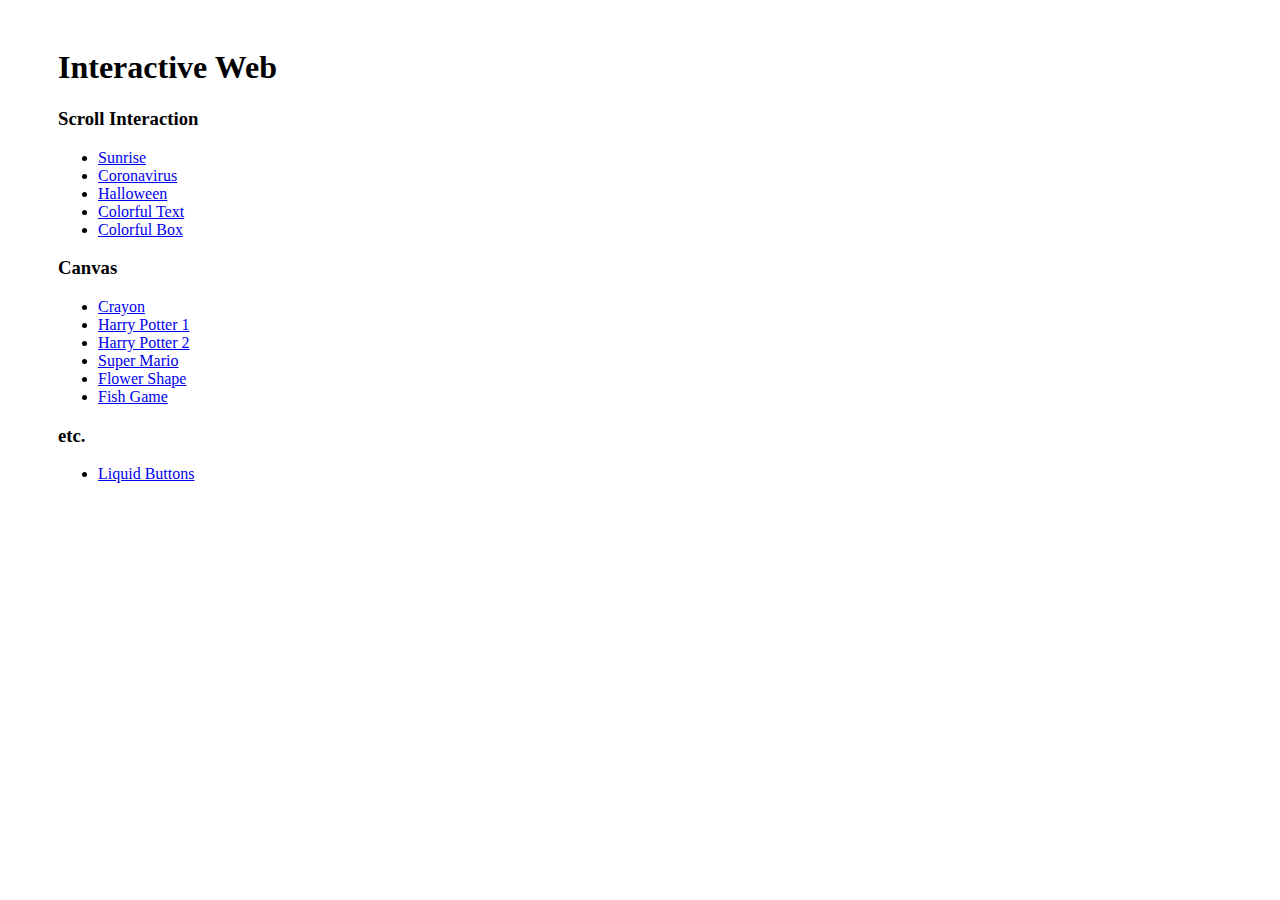
<file: index.html>
<!DOCTYPE html>
<html lang="en">
<head>
  <meta charset="UTF-8">
  <title>Interactive Web</title>
</head>
<body style="padding: 20px 50px">
  <h1>Interactive Web</h1>

  <h3>Scroll Interaction</h3>
  <ul>
    <li><a href="/interactive-web/sample1">Sunrise</a></li>
    <li><a href="/interactive-web/sample2">Coronavirus</a></li>
    <li><a href="/interactive-web/sample3">Halloween</a></li>
    <li><a href="/interactive-web/sample4">Colorful Text</a></li>
    <li><a href="/interactive-web/sample5">Colorful Box</a></li>
  </ul>

  <h3>Canvas</h3>
  <ul>
    <li><a href="/interactive-web/sample6">Crayon</a></li>
    <li><a href="/interactive-web/sample7">Harry Potter 1</a></li>
    <li><a href="/interactive-web/sample8">Harry Potter 2</a></li>
    <li><a href="/interactive-web/sample9">Super Mario</a></li>
    <li><a href="/interactive-web/sample10">Flower Shape</a></li>
    <li><a href="/interactive-web/sample12">Fish Game</a></li>
  </ul>

  <h3>etc.</h3>
  <ul>
    <li><a href="/interactive-web/sample11">Liquid Buttons</a></li>
  </ul>
</body>
</html>
</file>
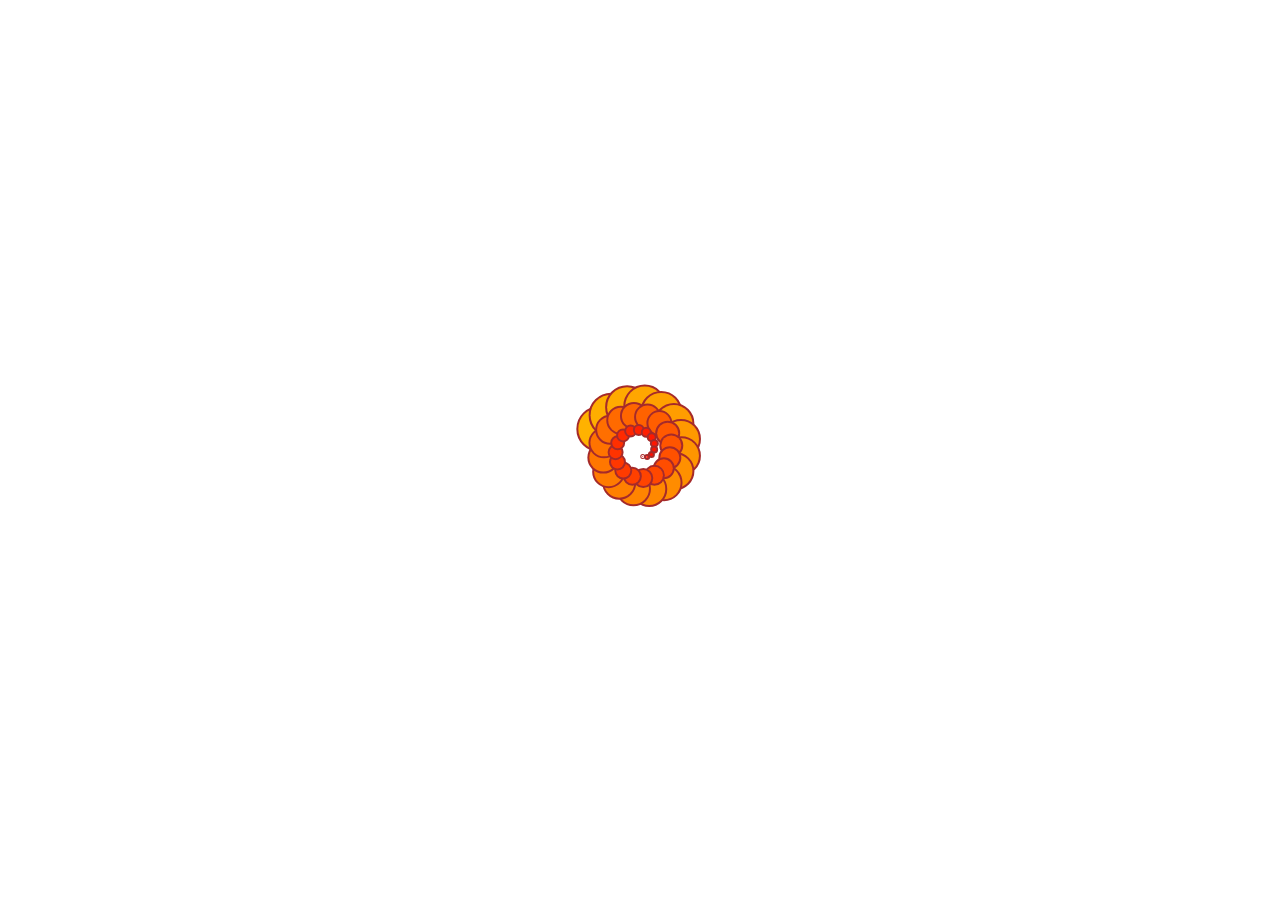
<file: sample10/index.html>
<!DOCTYPE html>
<html lang="en">
<head>
  <meta charset="UTF-8">
  <title>flower shape</title>
  <link rel="stylesheet" href="main.css">
</head>
<body>
  <canvas id="canvas1"></canvas>
  <script src="main.js"></script>
</body>
</html>
</file>
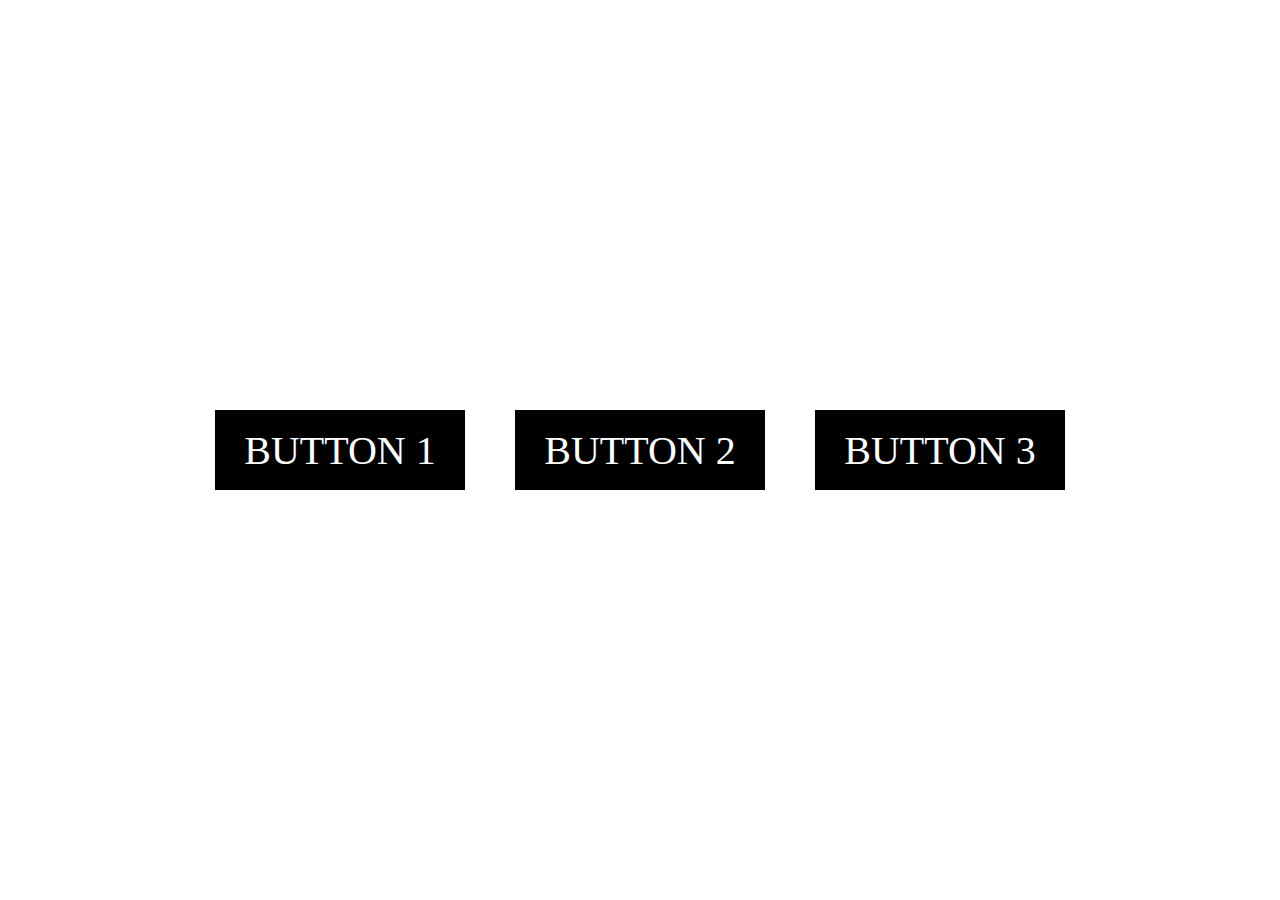
<file: sample11/index.html>
<!DOCTYPE html>
<html lang="en">
<head>
  <meta charset="UTF-8">
  <title>Liquid Buttons</title>
  <link rel="stylesheet" href="main.css">
</head>
<body>
  <div class="container">
    <button>BUTTON 1</button>
    <button>BUTTON 2</button>
    <button>BUTTON 3</button>
  </div>

  <svg>
    <defs>
      <filter id='wave'>
        <feTurbulence type='fractalNoise' baseFrequency='0.06 0.0001' numOctaves='1' result='wrap' />
        <feDisplacementMap xChannelSelector='R' yChannelSelector='G' scale='30' in='SourceGraphic' in2='wrapOffset' />
      </filter>
    </defs>
  </svg>

  <script src="main.js"></script>
</body>
</html>
</file>
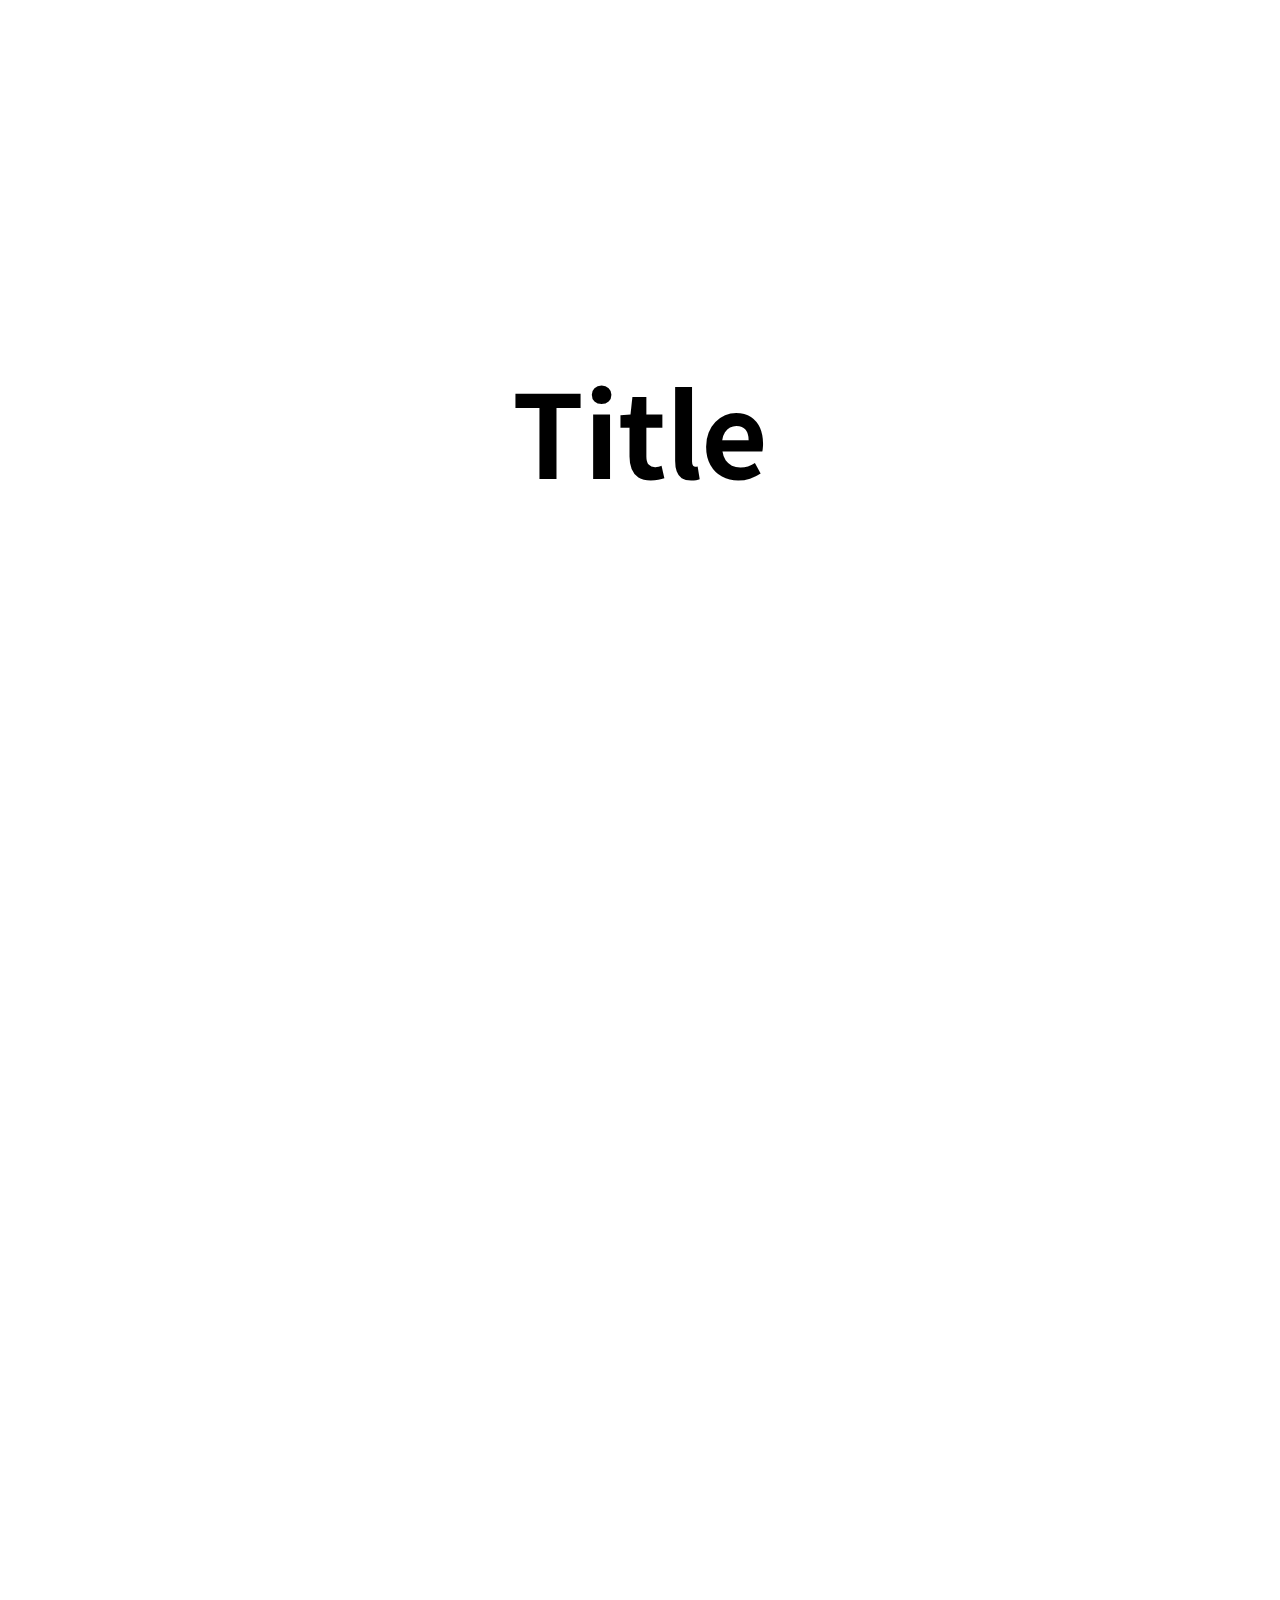
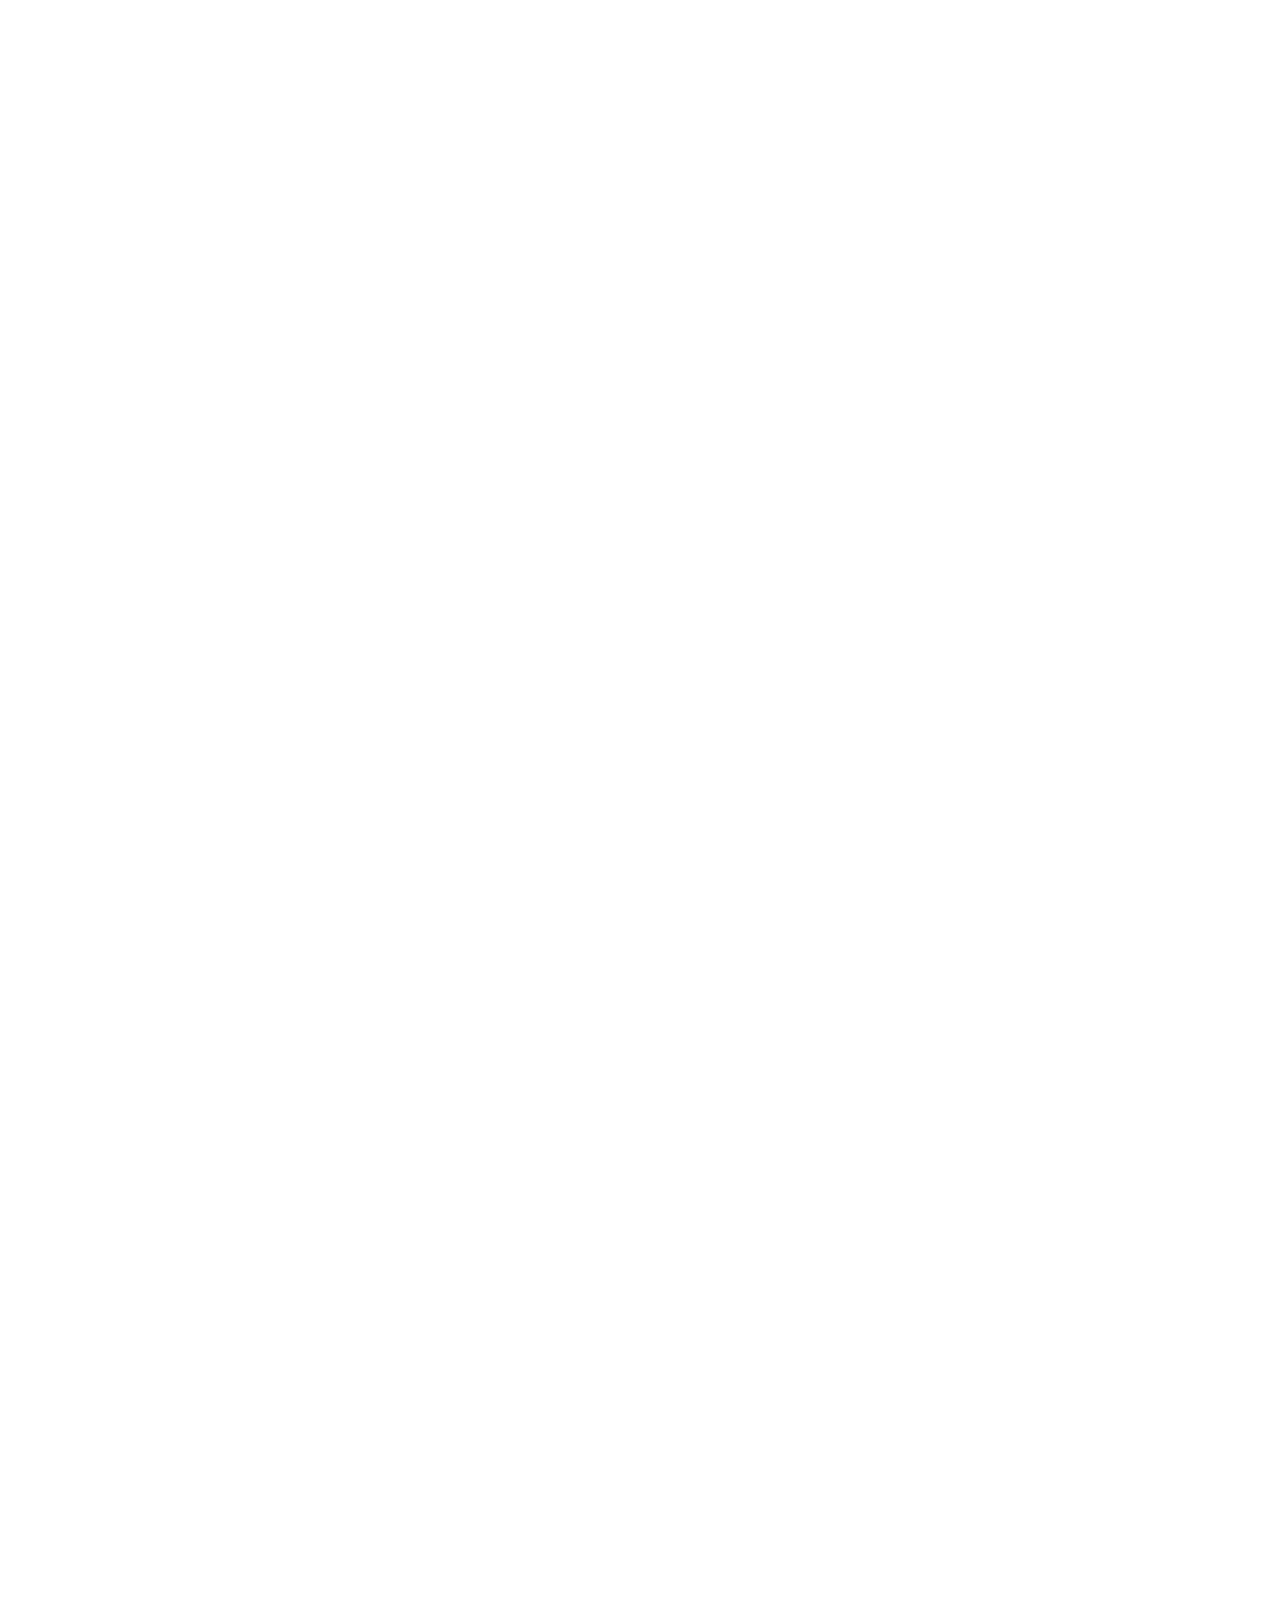
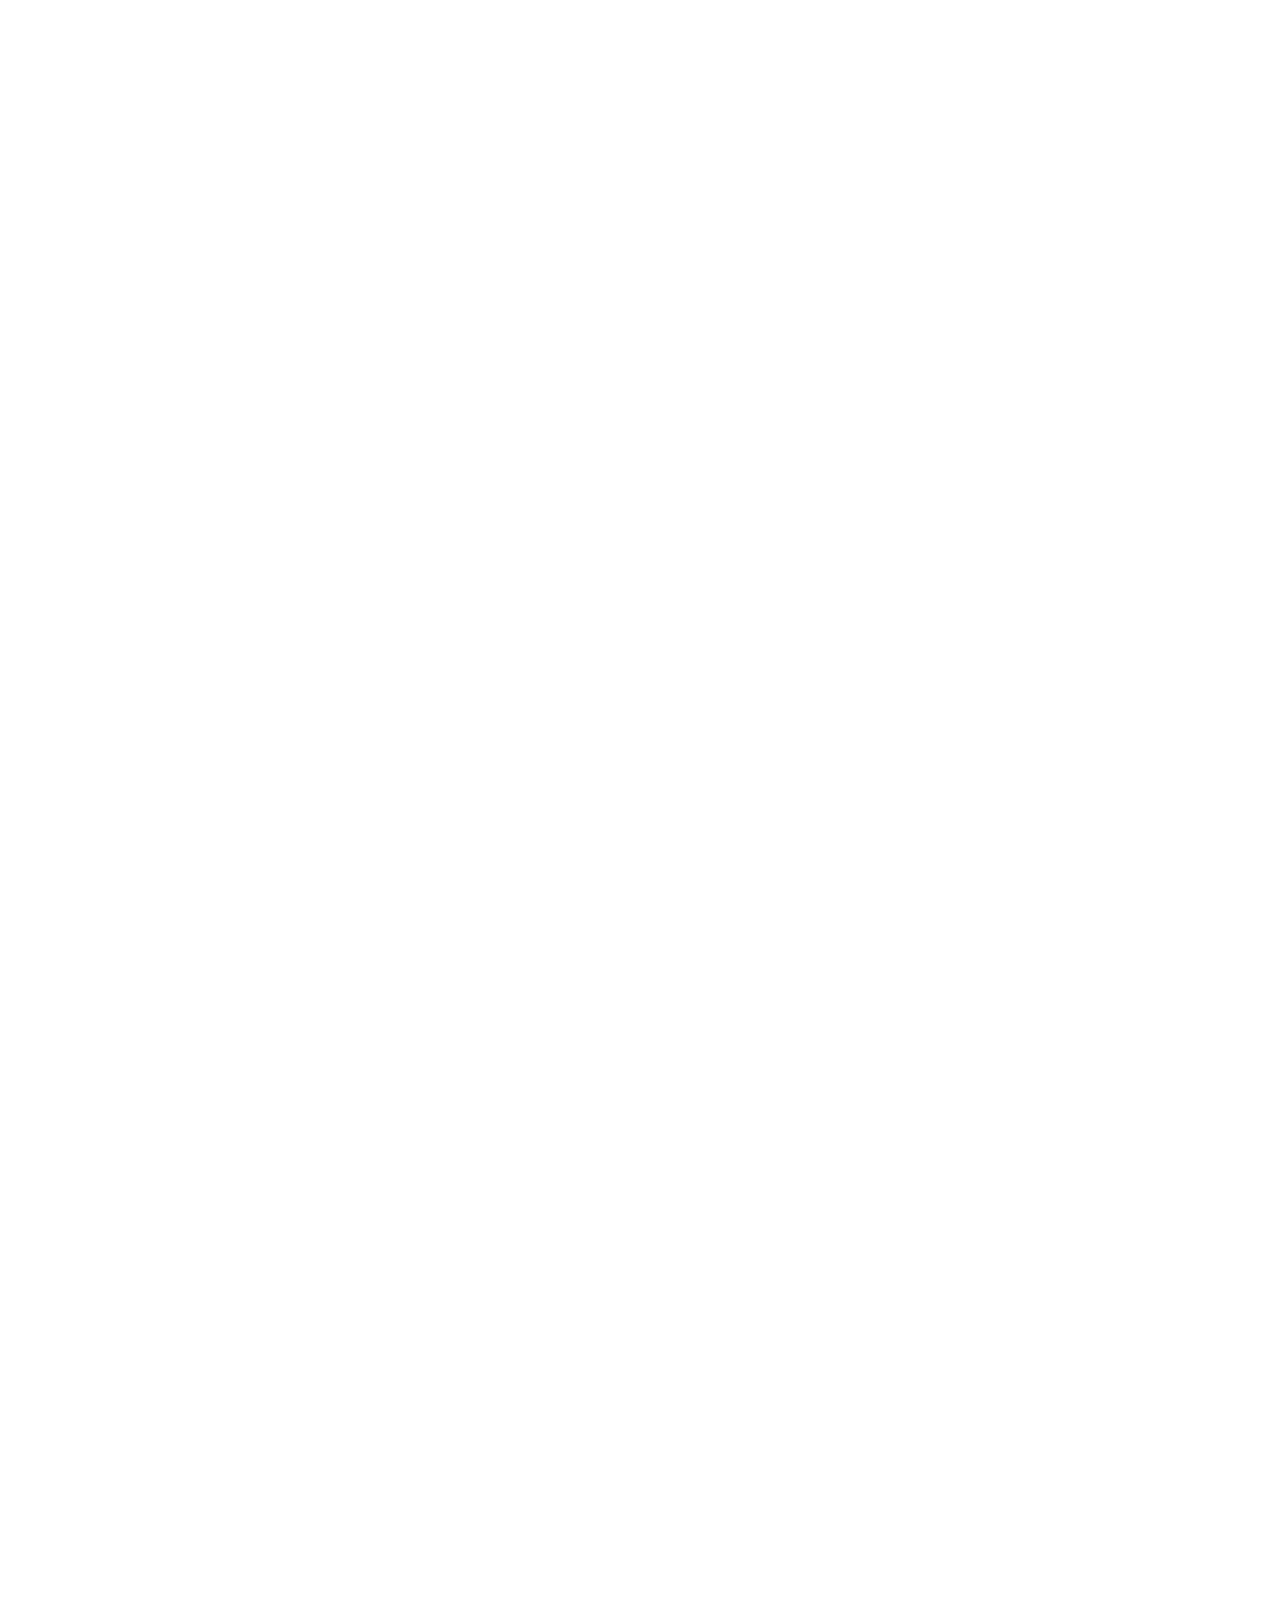
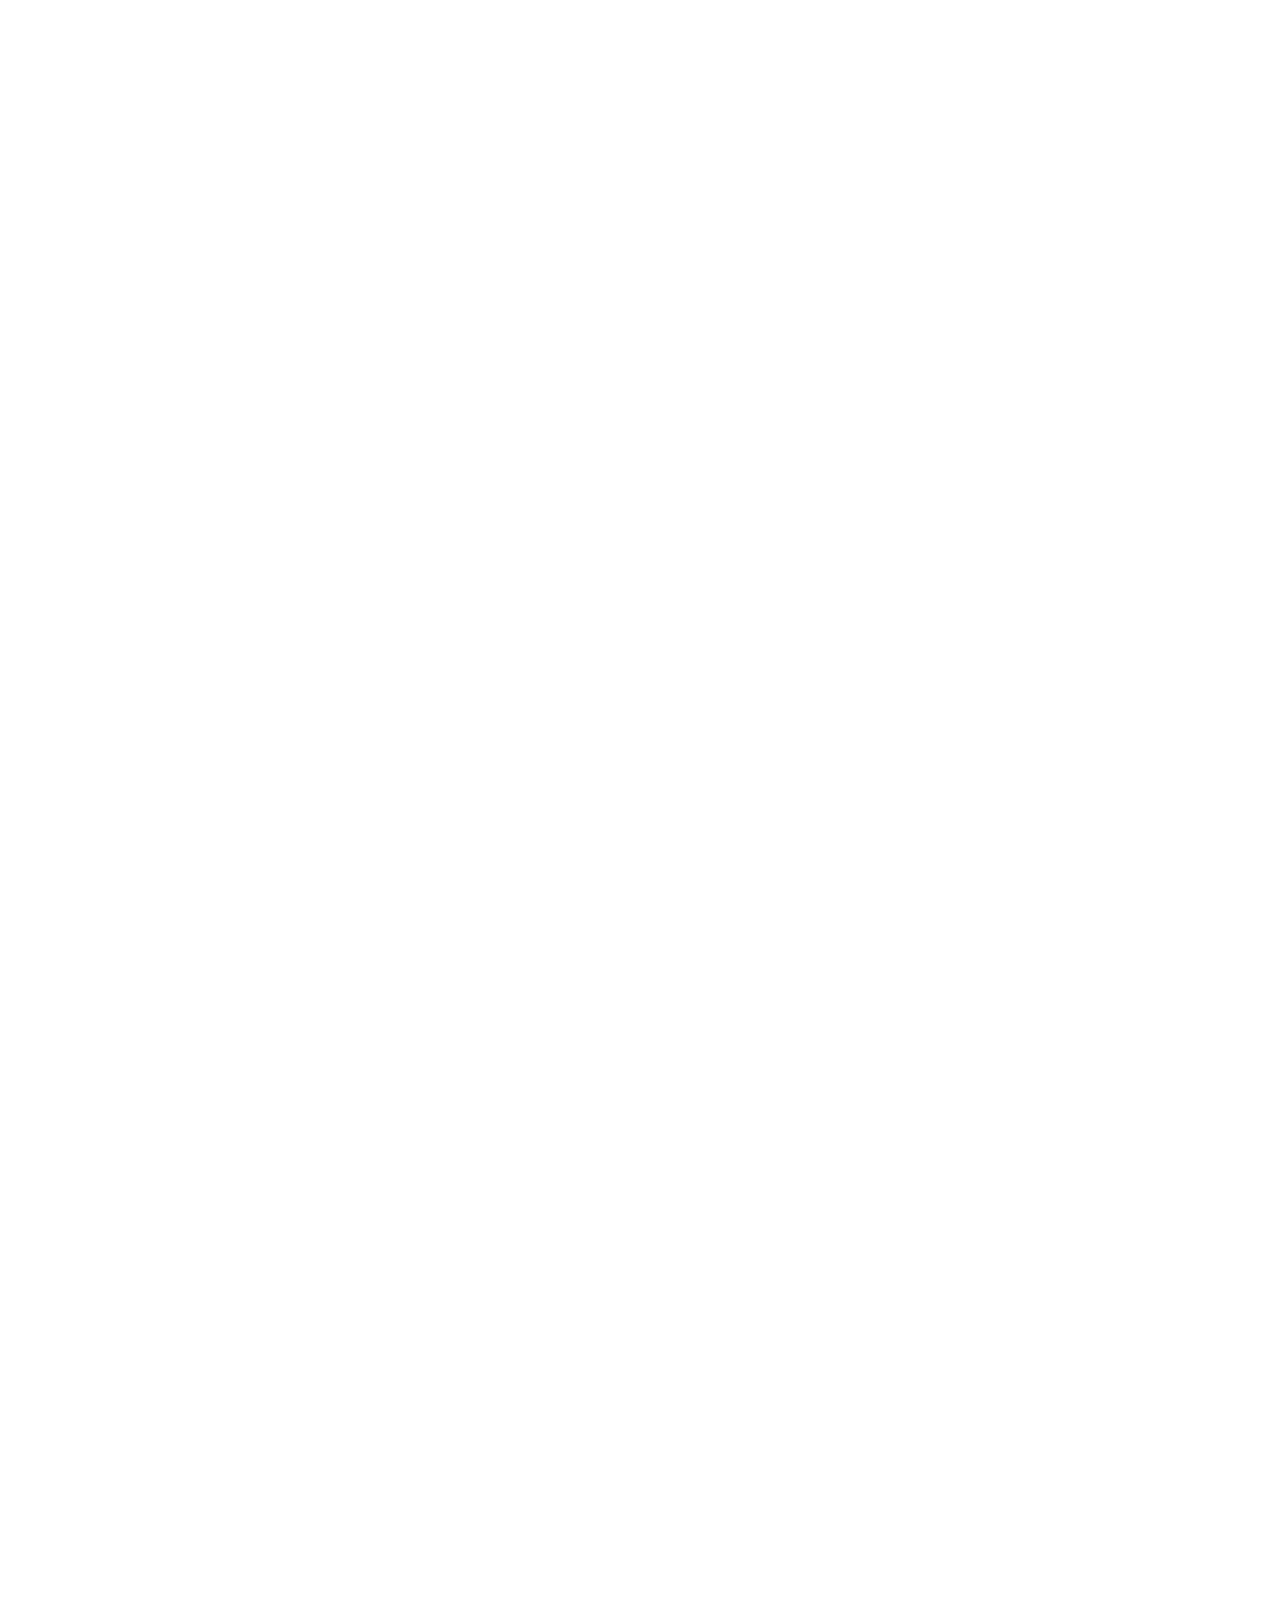
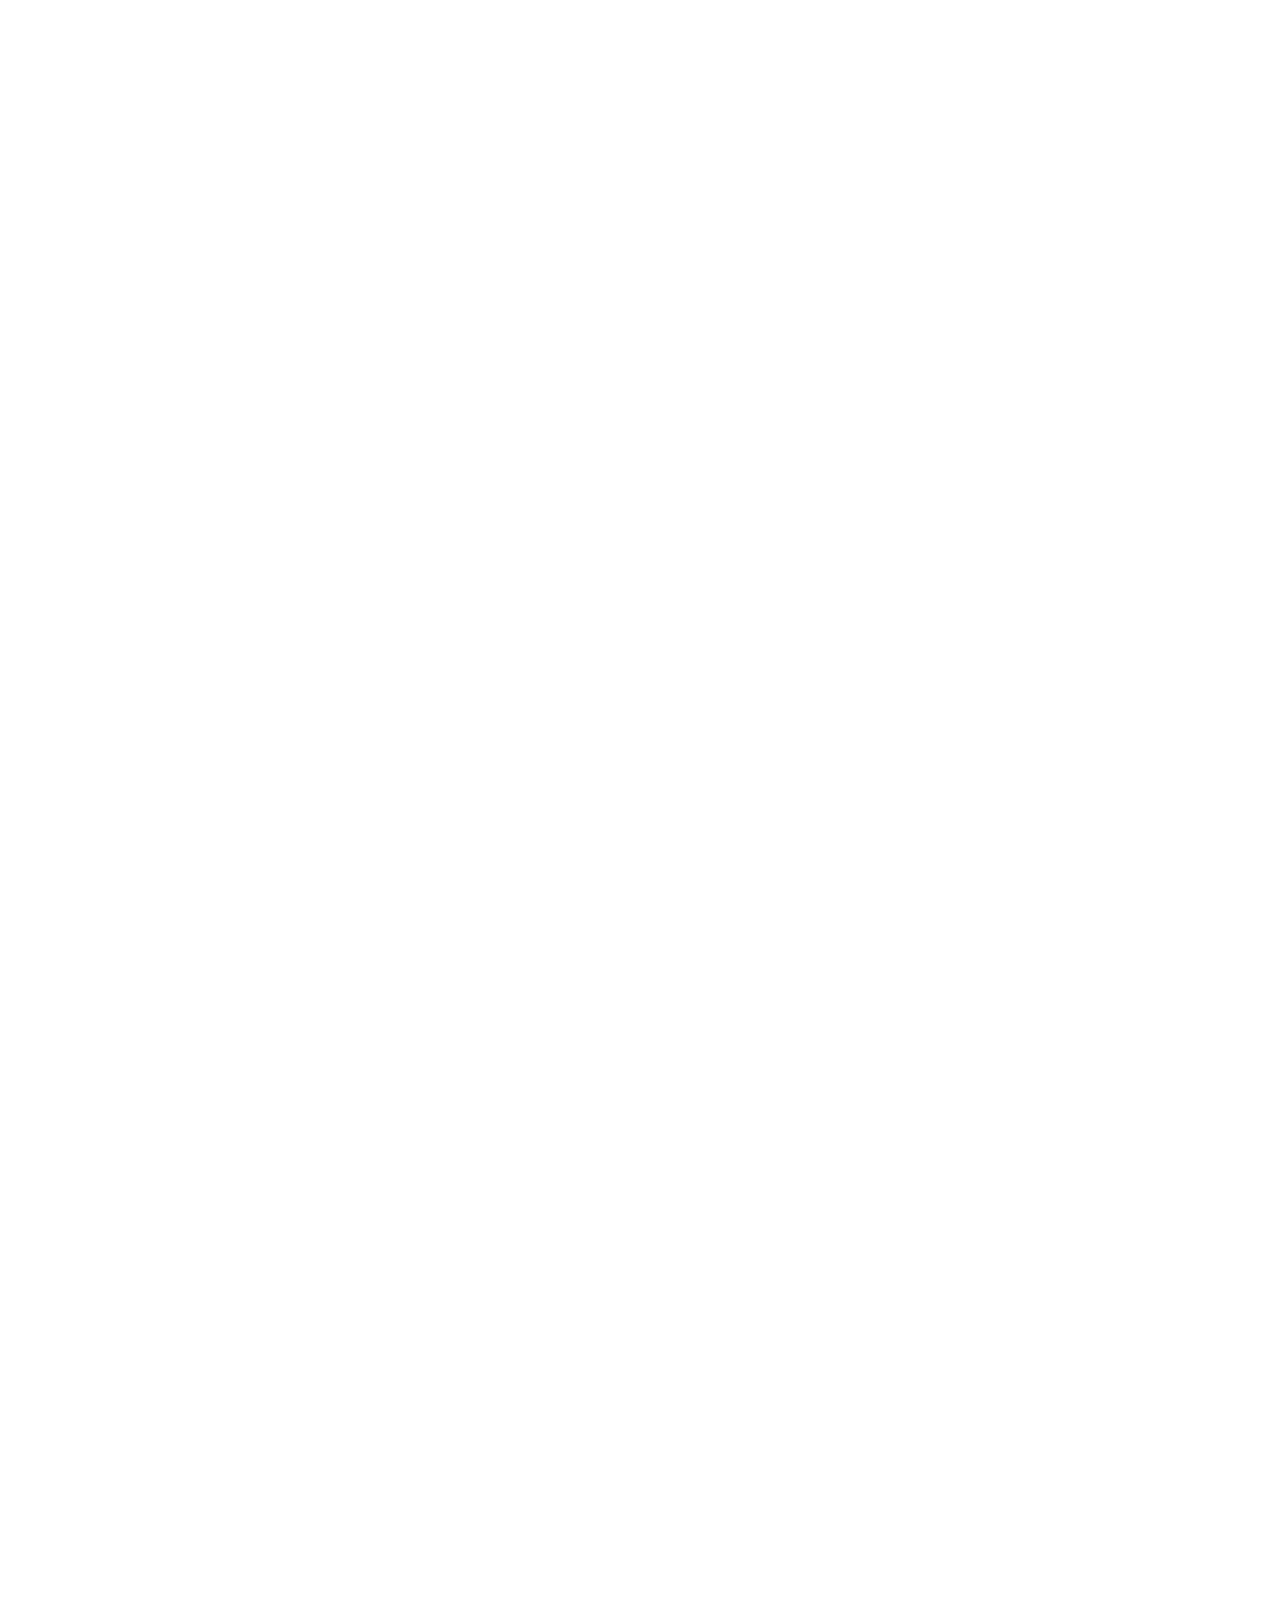
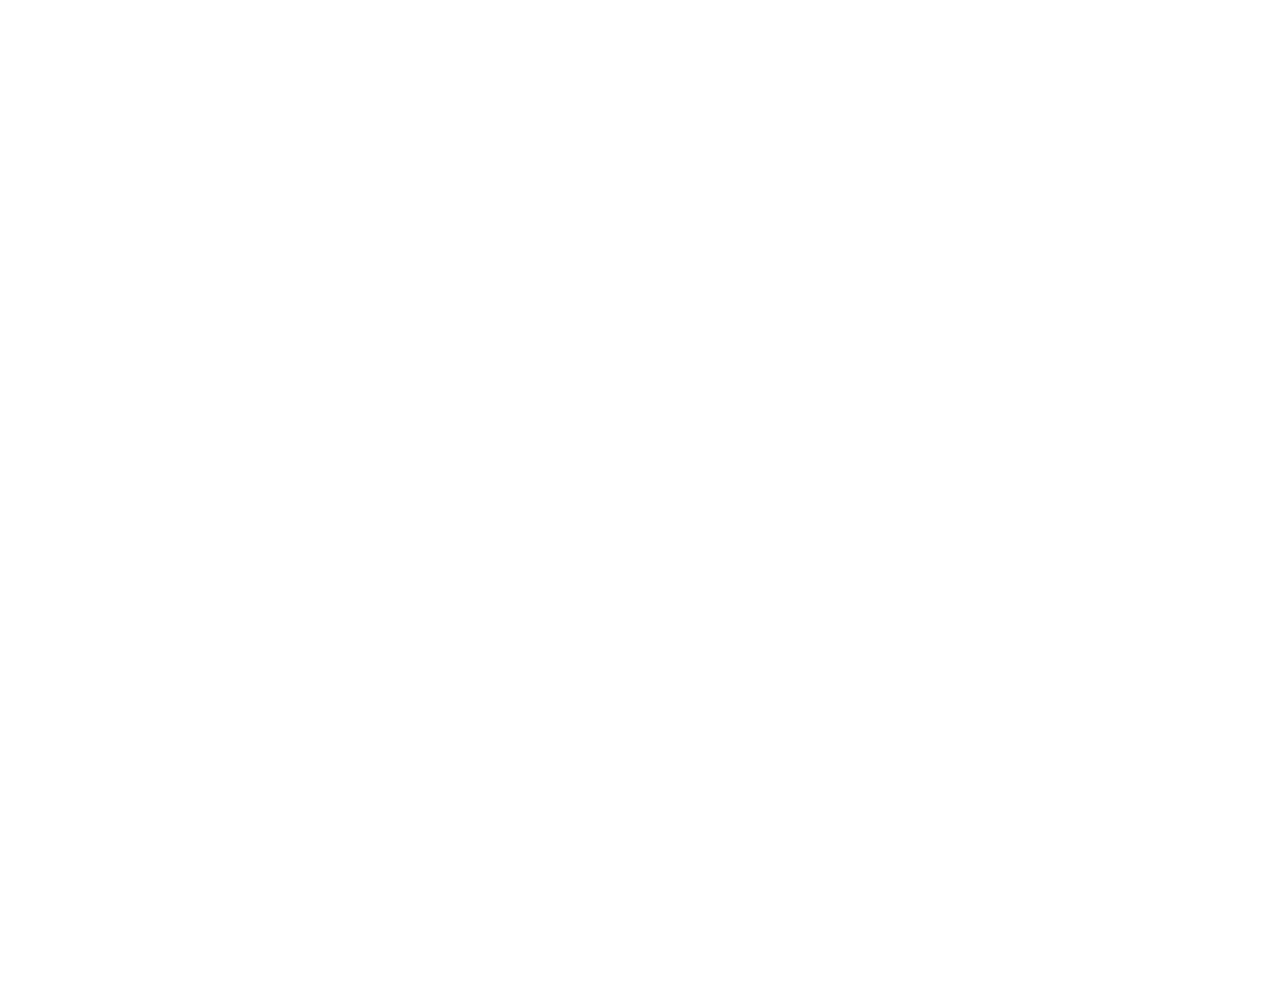
<file: sample13/index.html>
<!DOCTYPE html>
<html lang="en">
<head>
  <meta charset="UTF-8">
  <meta name="viewport" content="width=device-width, initial-scale=1.0">
  <meta http-equiv="X-UA-Compatible" content="ie=edge">
  <title>Sample1</title>
  <link href="https://fonts.googleapis.com/css2?family=Noto+Sans+KR:wght@400;900&display=swap" rel="stylesheet">
  <link rel="stylesheet" href="../@shared/css/default.css">
  <link rel="stylesheet" href="main.css">
</head>
<body>
  <div class="container">
    <section class="scene" id="scene">
      <h1>Title</h1>
      <div class="sticky-elem sticky-message sticky-message-1">
        <p>Section 1</p>
      </div>
      <div class="sticky-elem sticky-message sticky-message-2">
        <p>Section 2</p>
      </div>
      <div class="sticky-elem sticky-message sticky-message-3">
        <p>Section 3</p>
      </div>
      <div class="sticky-elem sticky-message sticky-message-4">
        <p>Section 4<br />Multi line<br />Multi line</p>
      </div>
    </section>
  </div>

  <script src="main.js"></script>
  </body>
</html>
</file>
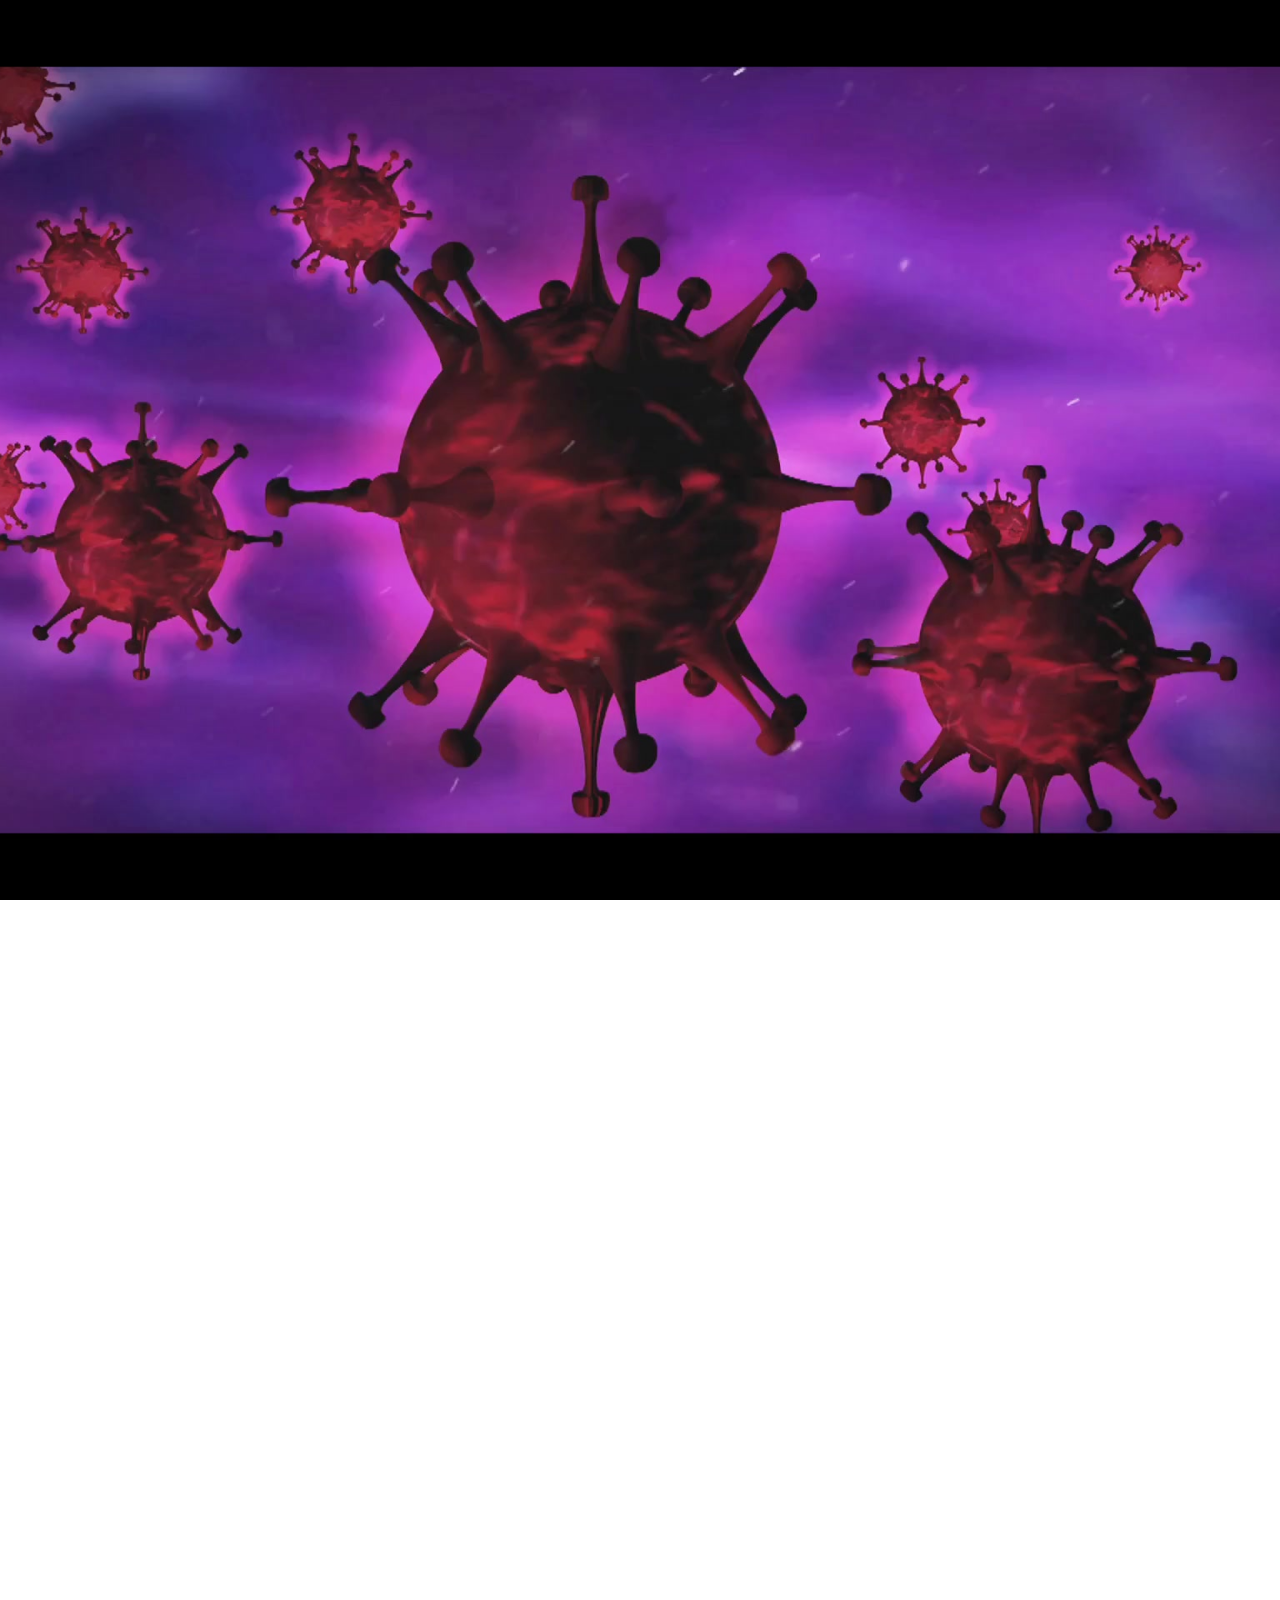
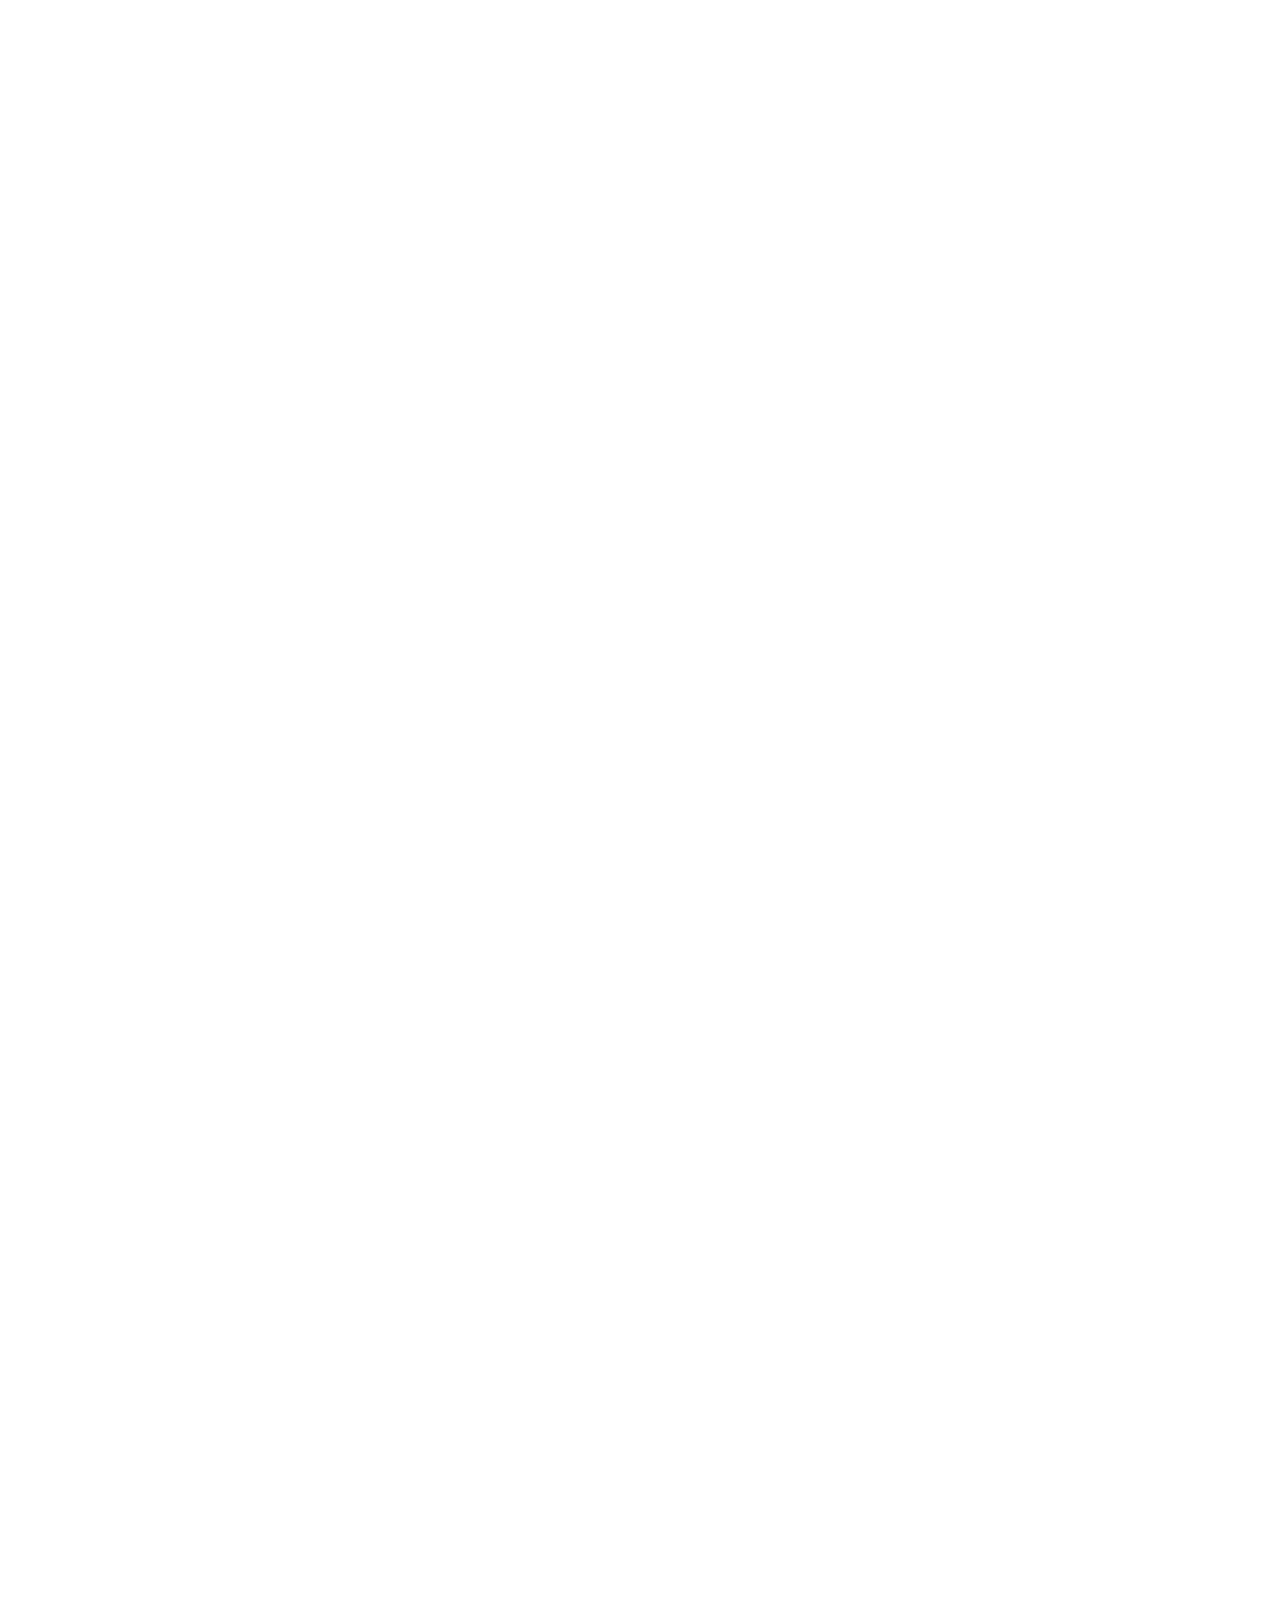
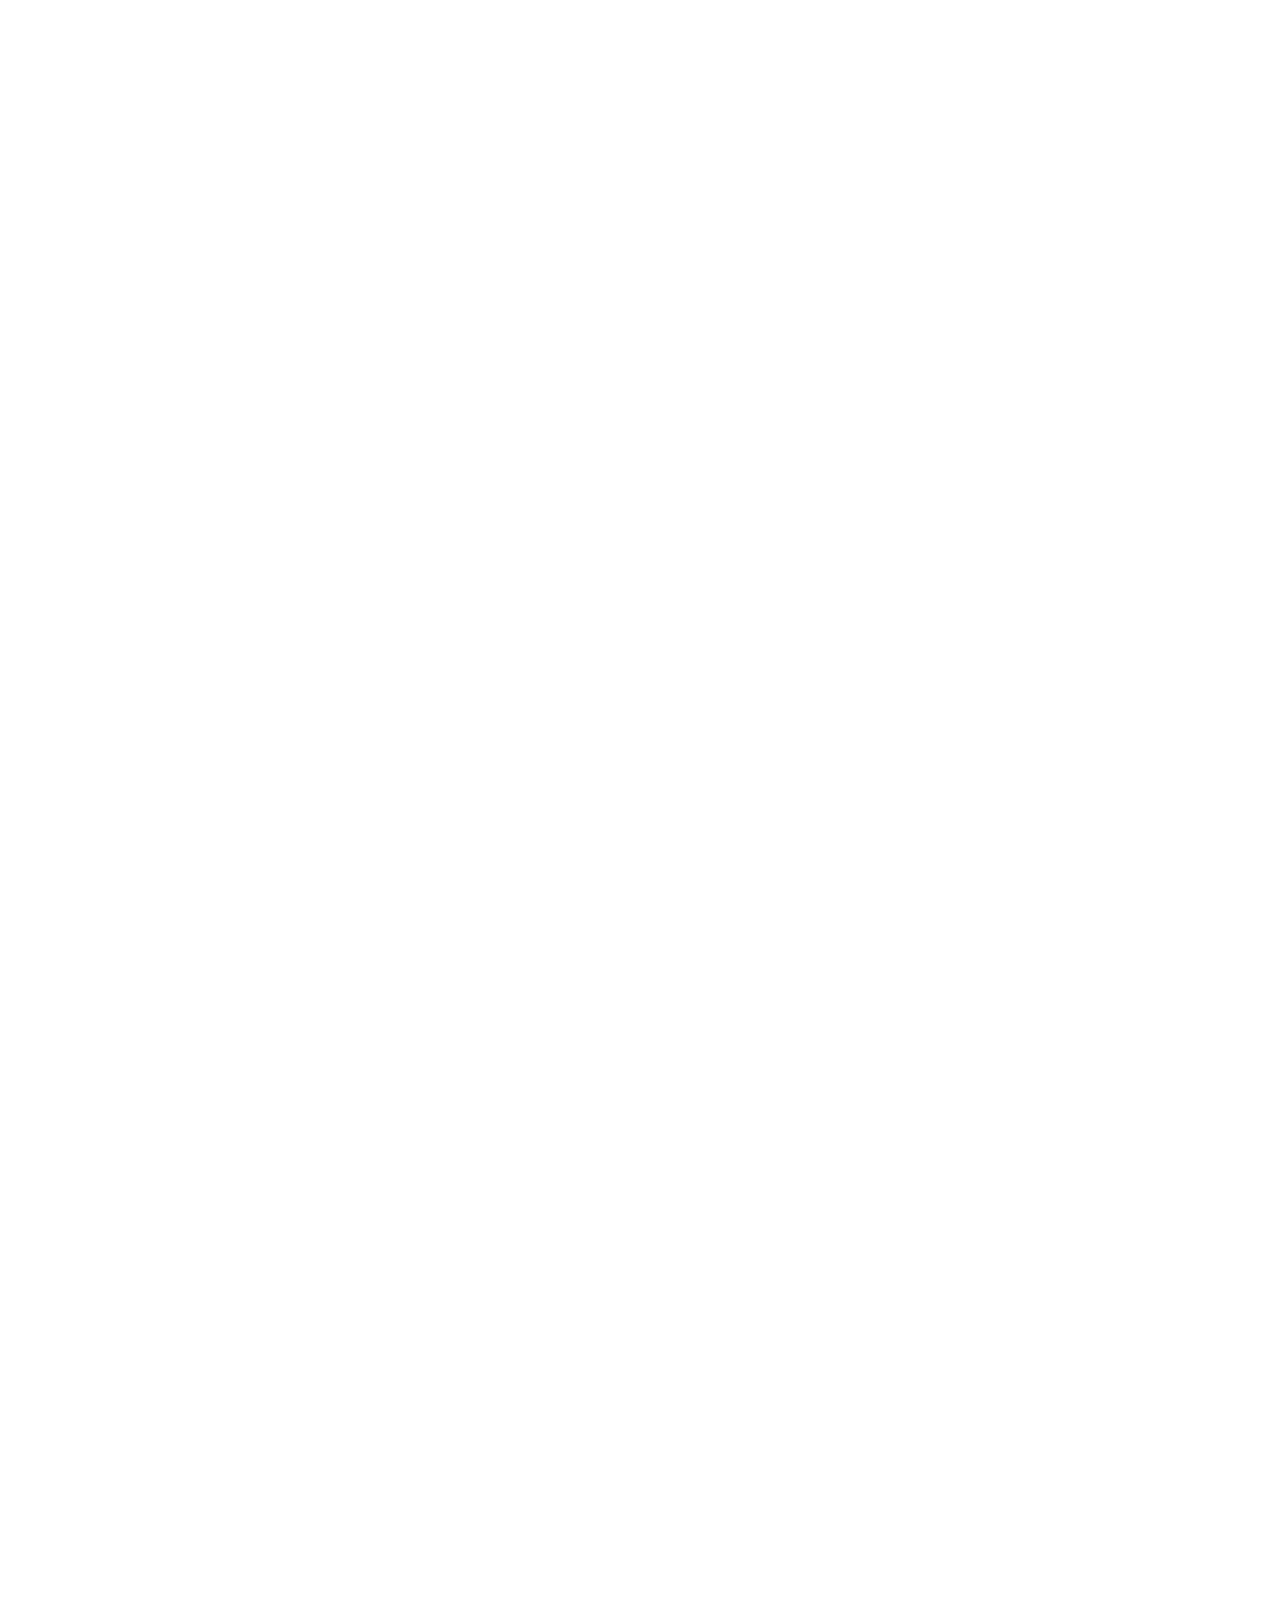
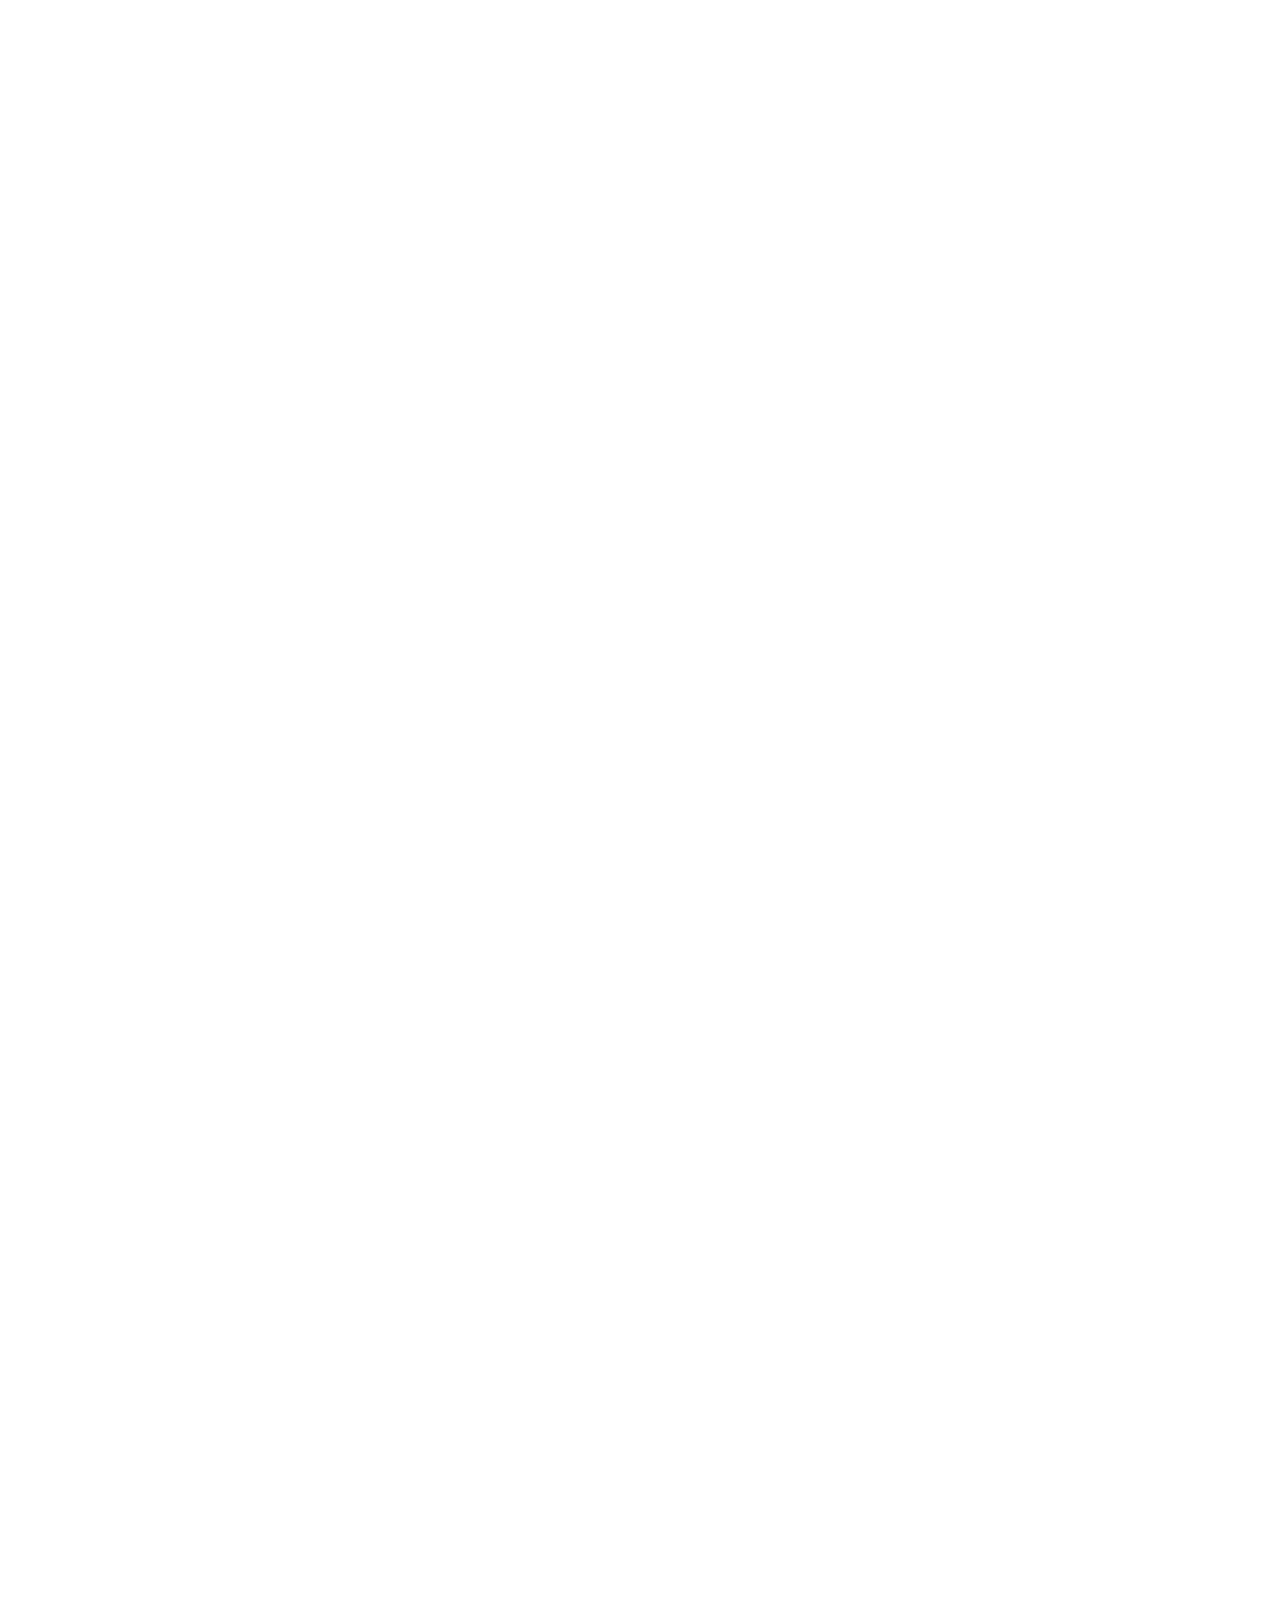
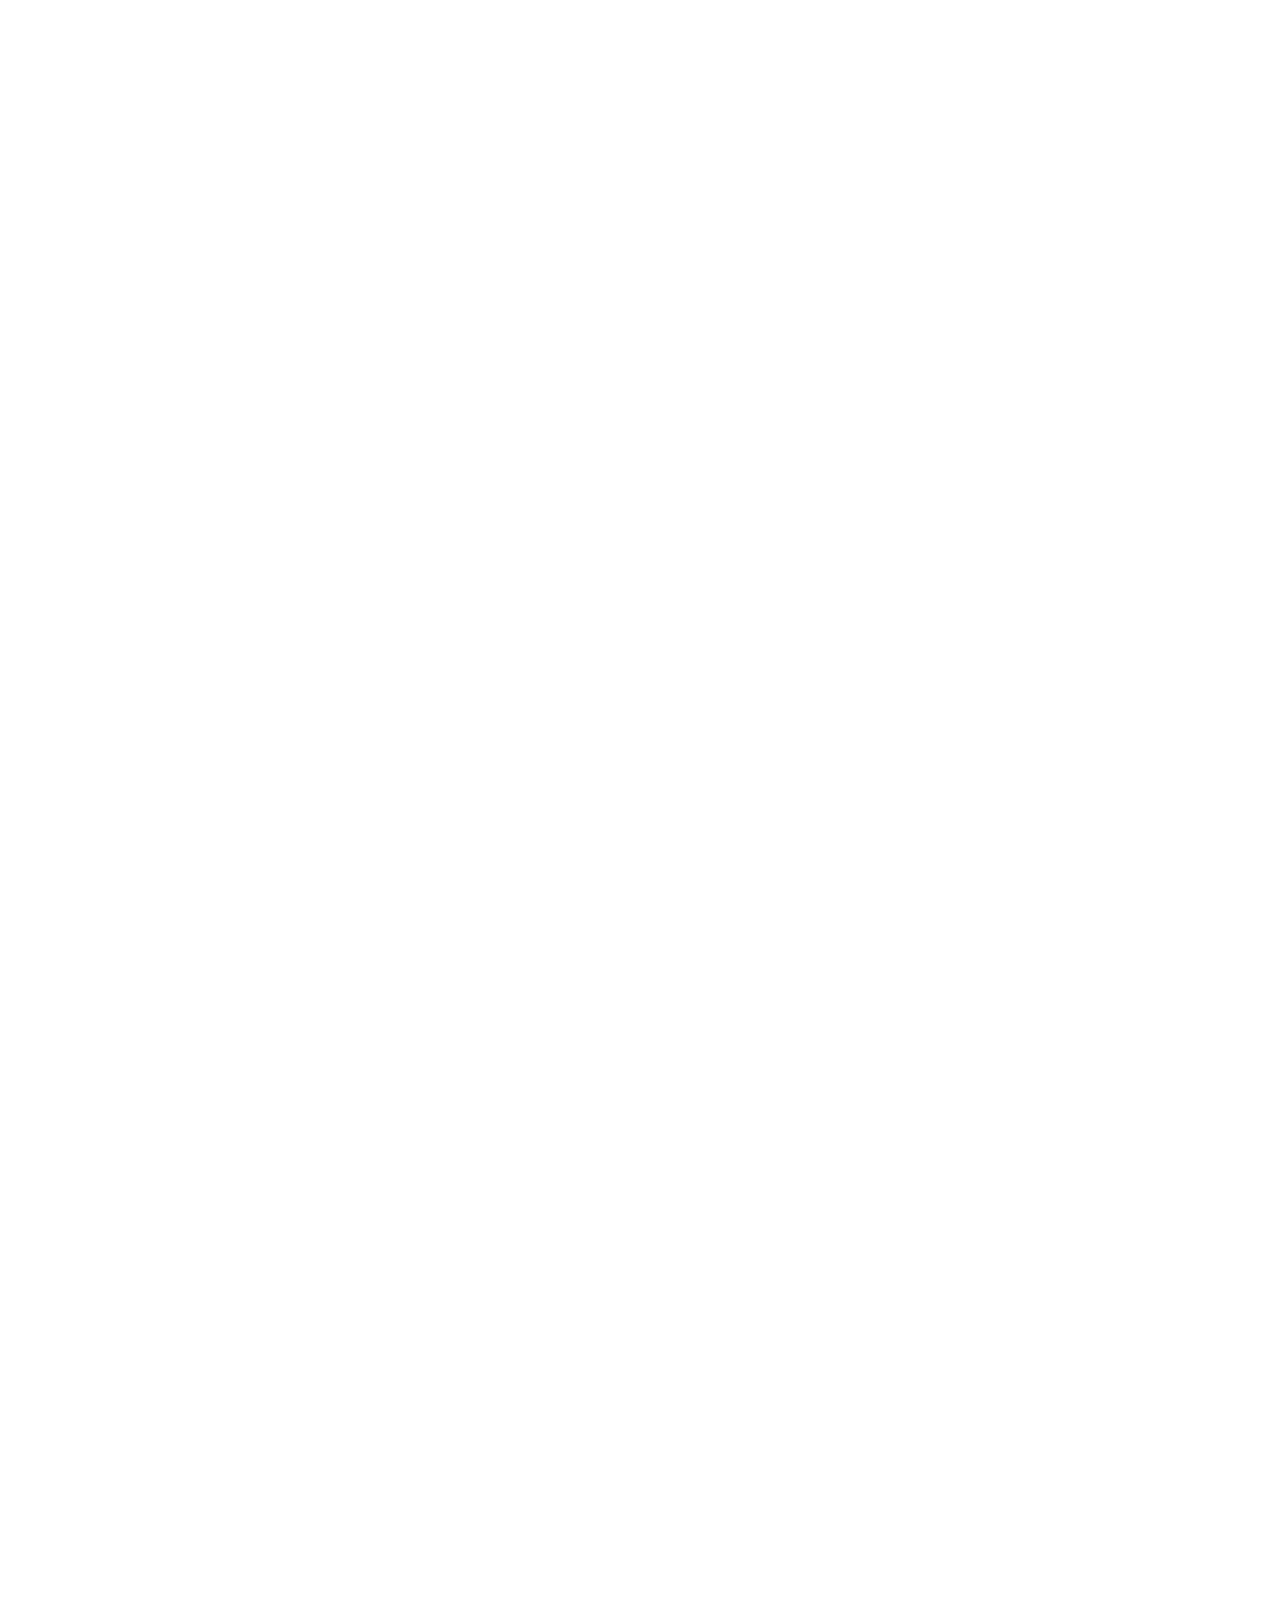
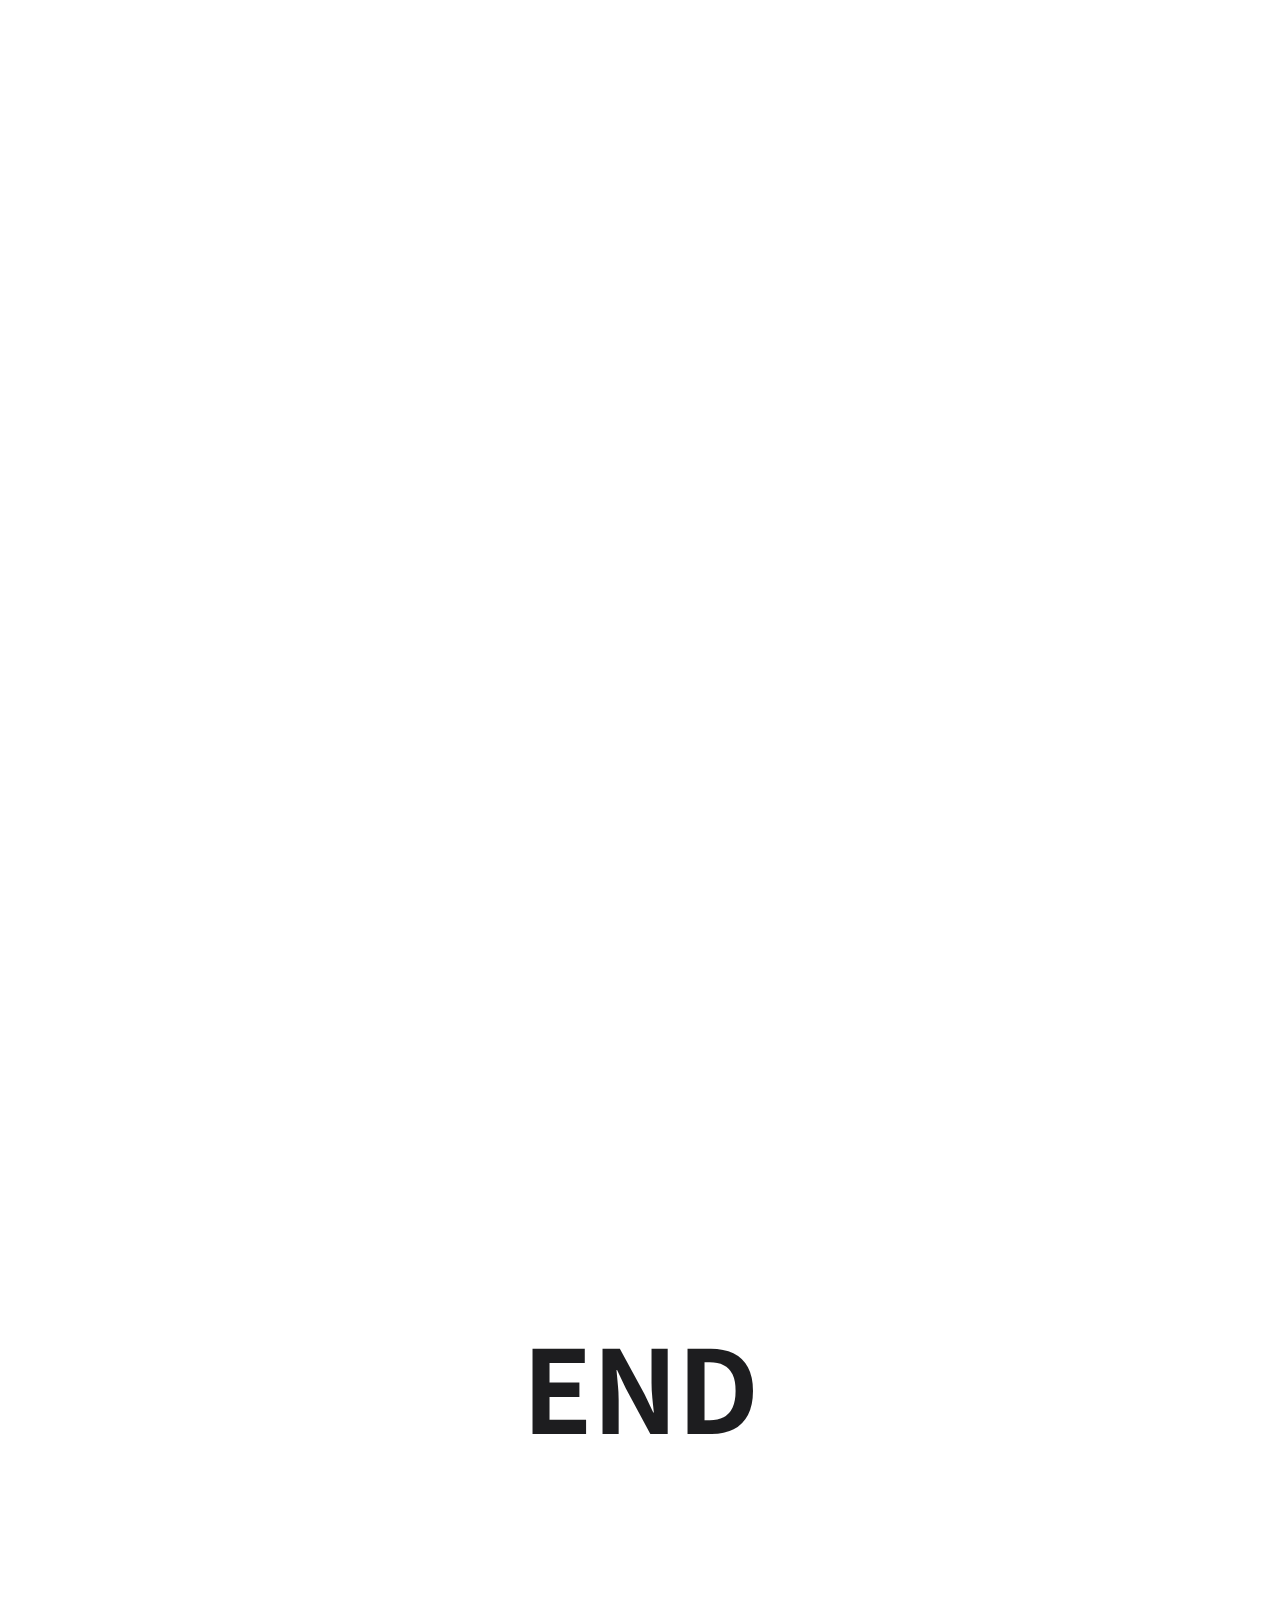
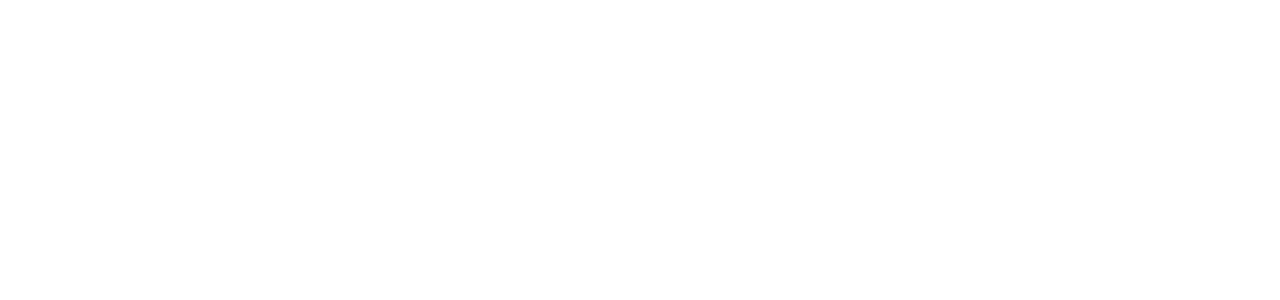
<file: sample2/index.html>
<!DOCTYPE html>
<html lang="en">
<head>
  <meta charset="UTF-8">
  <meta name="viewport" content="width=device-width, initial-scale=1.0">
  <meta http-equiv="X-UA-Compatible" content="ie=edge">
  <title>Sample2</title>
  <link href="https://fonts.googleapis.com/css2?family=Noto+Sans+KR:wght@400;900&display=swap" rel="stylesheet">
  <link rel="stylesheet" href="../@shared/css/default.css">
  <link rel="stylesheet" href="main.css">
</head>
<body>
  <div class="container">
    <section class="scene" id="scene">
      <div class="sticky-elem sticky-elem-canvas">
        <canvas id="video-canvas" width="1920" height="1080"></canvas>
      </div>
      <div class="sticky-elem sticky-pin-message sticky-message-1">
        <p>
          2019년 12월부터 중국에서 최초 보고되고 퍼져서 현재까지 전 세계에서 지속되고 있는 범유행전염병이자 사람과 동물 모두 감염되는 인수공통전염병이다. 또한 제1급감염병 신종감염병증후군의 법정감염병이다. 2019년 12월 12일 최초 보고 내용에 따르면 2019년 11월 17일에 중국 후베이성 우한시에서 최초로 발생하였다.
        </p>
        <div class="pin"></div>
      </div>
      <div class="sticky-elem sticky-pin-message sticky-message-2">
        <p>
          2020년 10월 6일, WHO는 무증상 감염자 같은 곳곳에 숨은 전파자를 감안하여 실제 통계치보다 20배 이상 많은 전 세계 인구의 약 10%(약 7억 8,000만 명)가 코로나19에 걸린 것으로 추정된다고 밝혔다.
        </p>
        <div class="pin"></div>
      </div>
    </section>
    <section class="end-section">
      <h1>END</h1>
    </section>
  </div>

  <script src="main.js"></script>
  </body>
</html>
</file>
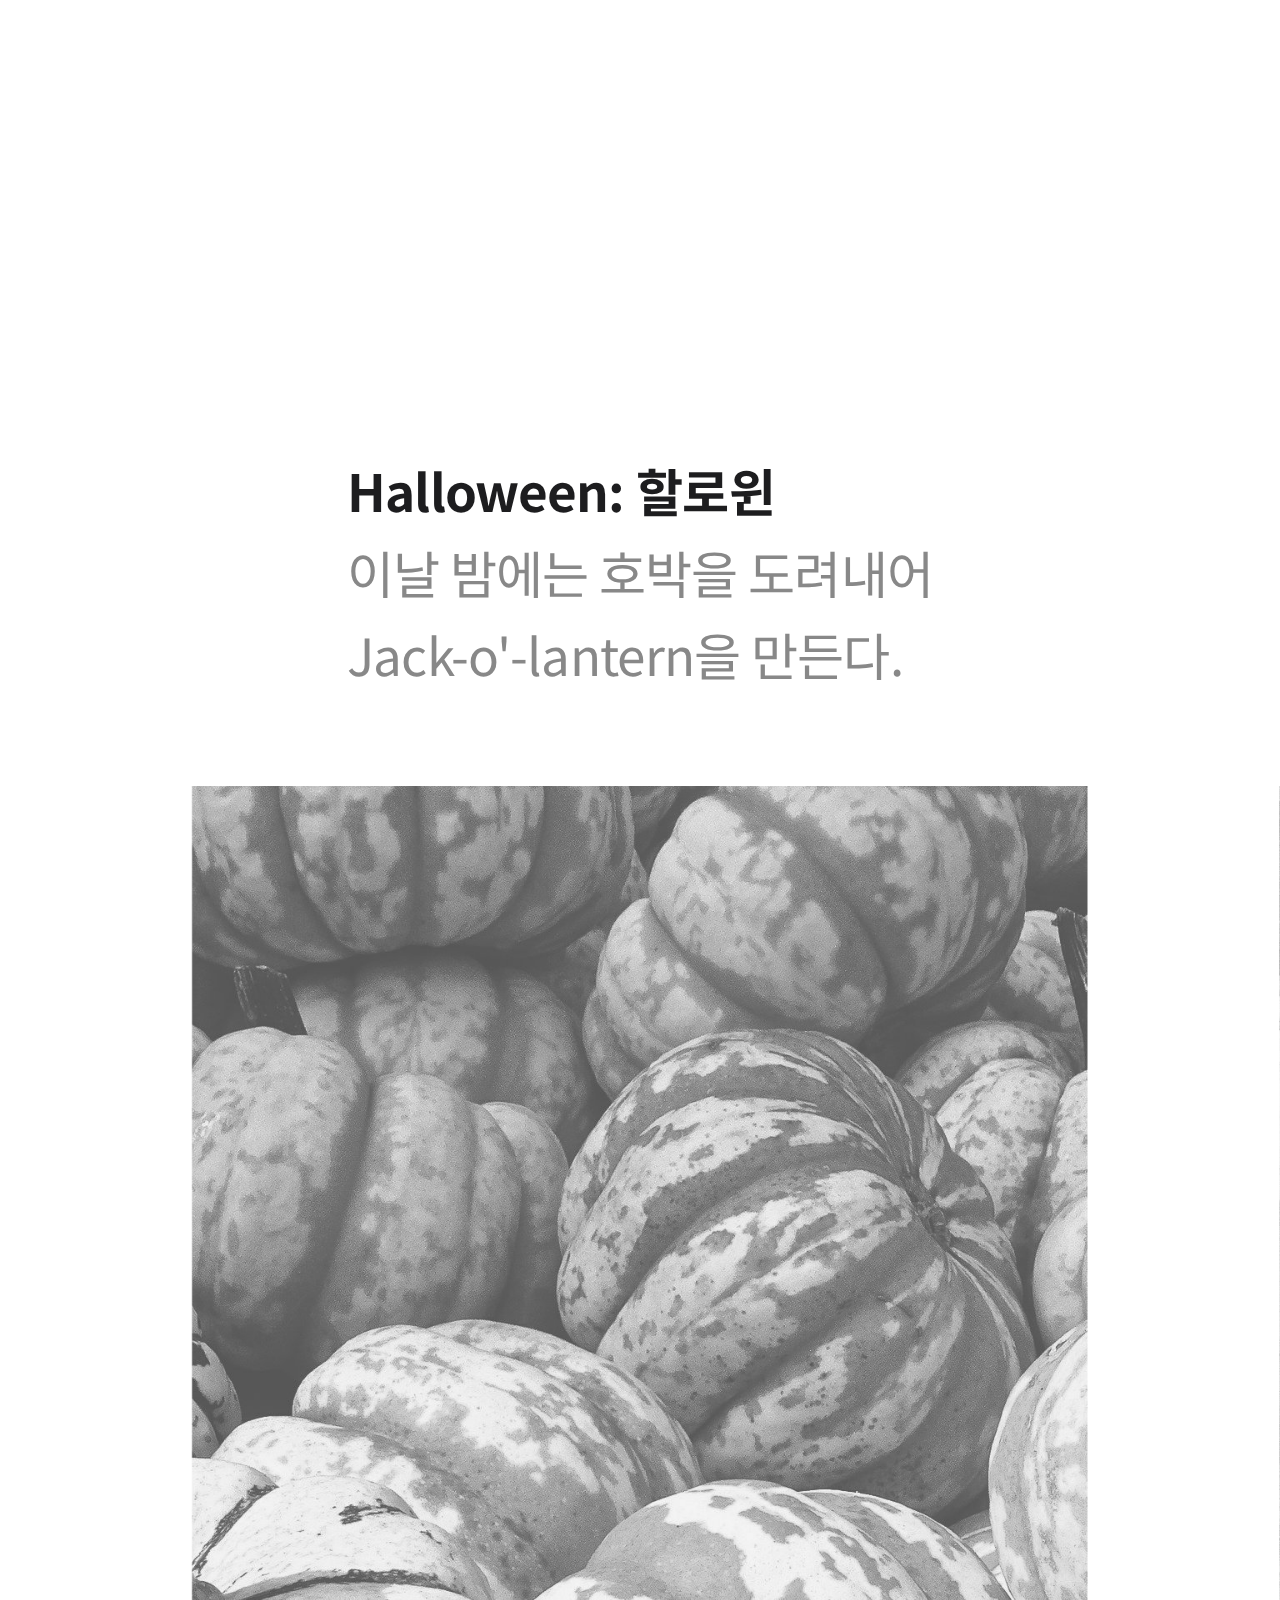
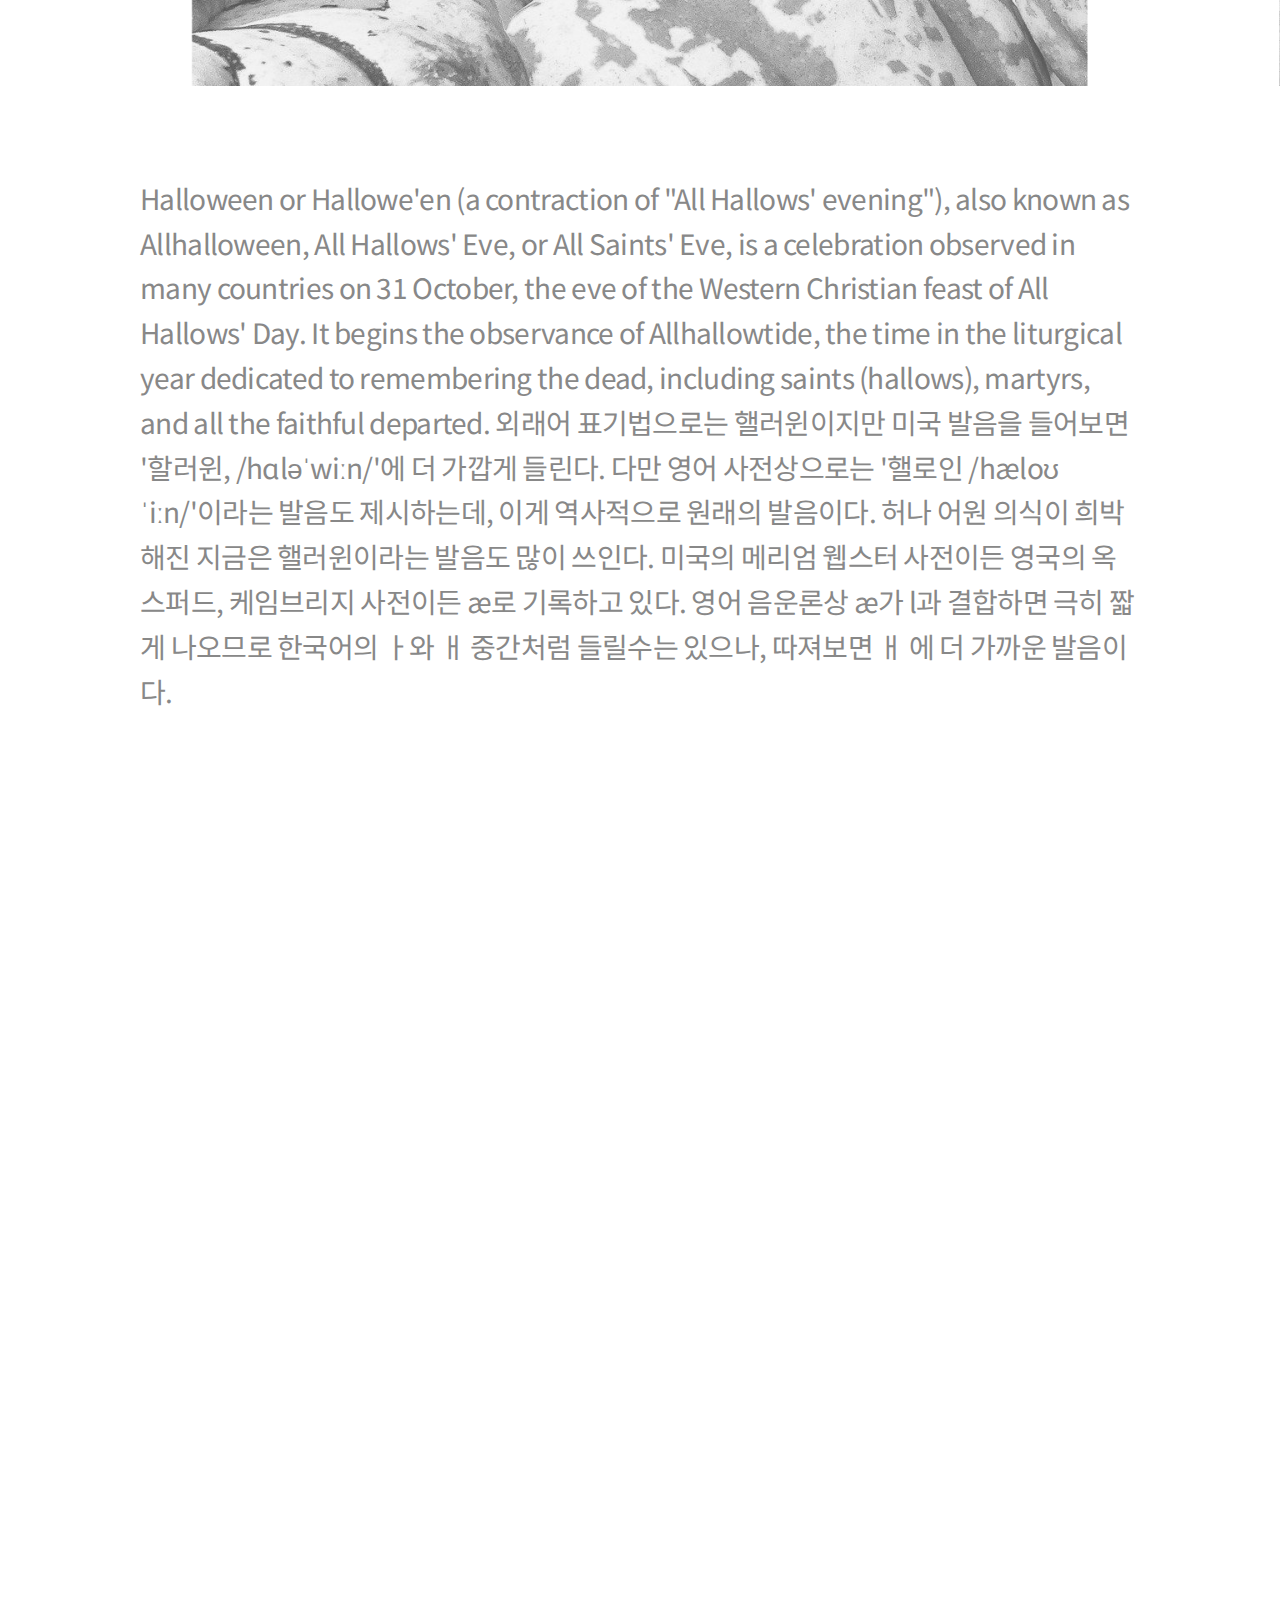
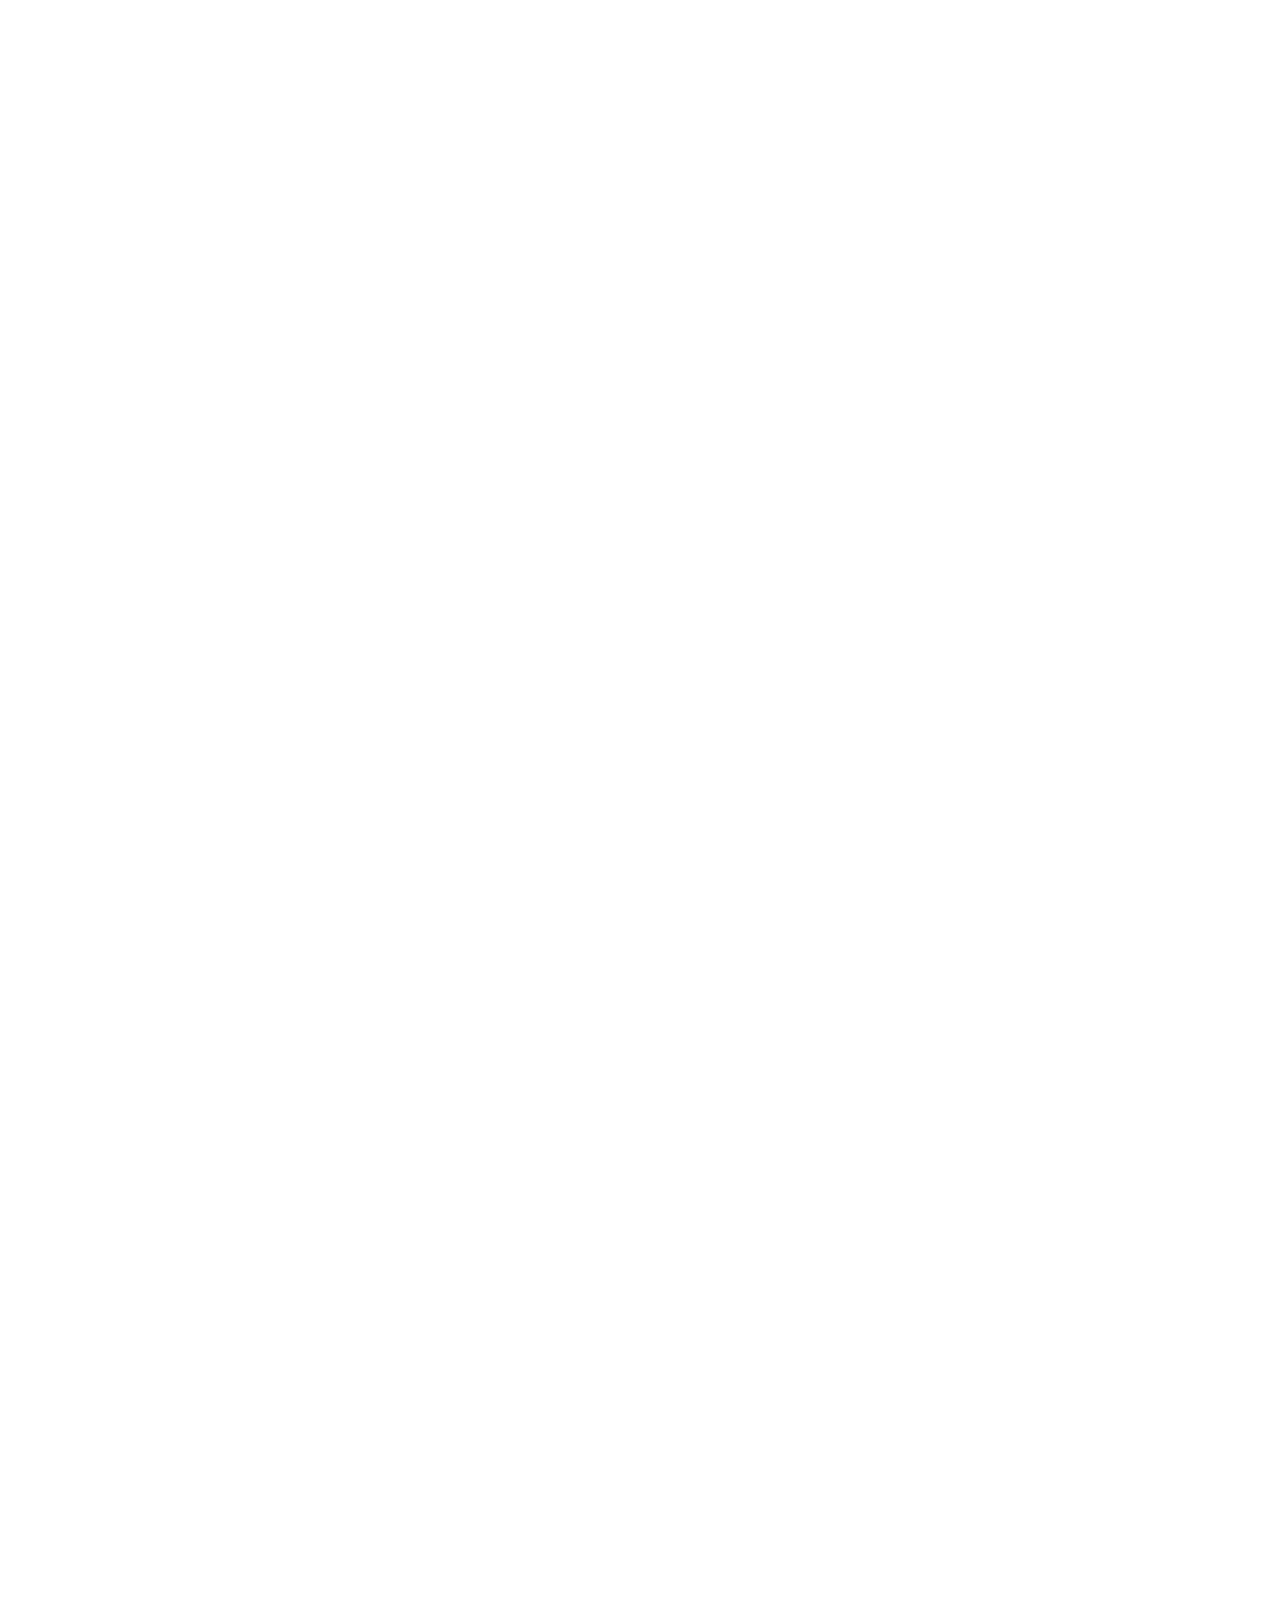
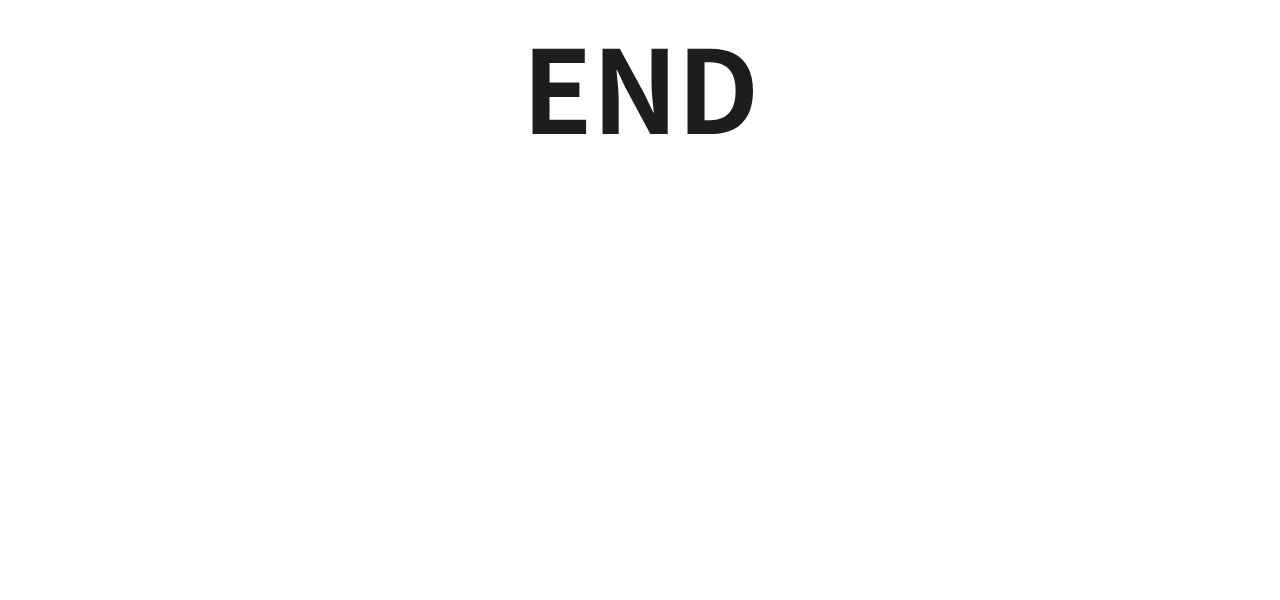
<file: sample3/index.html>
<!DOCTYPE html>
<html lang="en">
<head>
  <meta charset="UTF-8">
  <meta name="viewport" content="width=device-width, initial-scale=1.0">
  <meta http-equiv="X-UA-Compatible" content="ie=edge">
  <title>Sample3</title>
  <link href="https://fonts.googleapis.com/css2?family=Noto+Sans+KR:wght@400;900&display=swap" rel="stylesheet">
  <link rel="stylesheet" href="../@shared/css/default.css">
  <link rel="stylesheet" href="main.css">
</head>
<body>
  <div class="container">
    <section class="scene" id="scene">
      <p class="title-message">
        <strong>Halloween: 할로윈</strong><br>
        이날 밤에는 호박을 도려내어<br>Jack-o'-lantern을 만든다.
      </p>
      <canvas class="image-blend-canvas" width="1920" height="1080"></canvas>
      <p class="canvas-caption">
        Halloween or Hallowe'en (a contraction of "All Hallows' evening"), also known as Allhalloween, All Hallows' Eve, or All Saints' Eve, is a celebration observed in many countries on 31 October, the eve of the Western Christian feast of All Hallows' Day. It begins the observance of Allhallowtide, the time in the liturgical year dedicated to remembering the dead, including saints (hallows), martyrs, and all the faithful departed. 외래어 표기법으로는 핼러윈이지만 미국 발음을 들어보면 '할러윈, /hɑləˈwiːn/'에 더 가깝게 들린다. 다만 영어 사전상으로는 '핼로인 /hæloʊˈiːn/'이라는 발음도 제시하는데, 이게 역사적으로 원래의 발음이다. 허나 어원 의식이 희박해진 지금은 핼러윈이라는 발음도 많이 쓰인다. 미국의 메리엄 웹스터 사전이든 영국의 옥스퍼드, 케임브리지 사전이든 æ로 기록하고 있다. 영어 음운론상 æ가 l과 결합하면 극히 짧게 나오므로 한국어의 ㅏ와 ㅐ 중간처럼 들릴수는 있으나, 따져보면 ㅐ 에 더 가까운 발음이다.
      </p>
    </section>
    <section class="end-section">
      <h1>END</h1>
    </section>
  </div>

  <script src="main.js"></script>
</body>
</html>
</file>
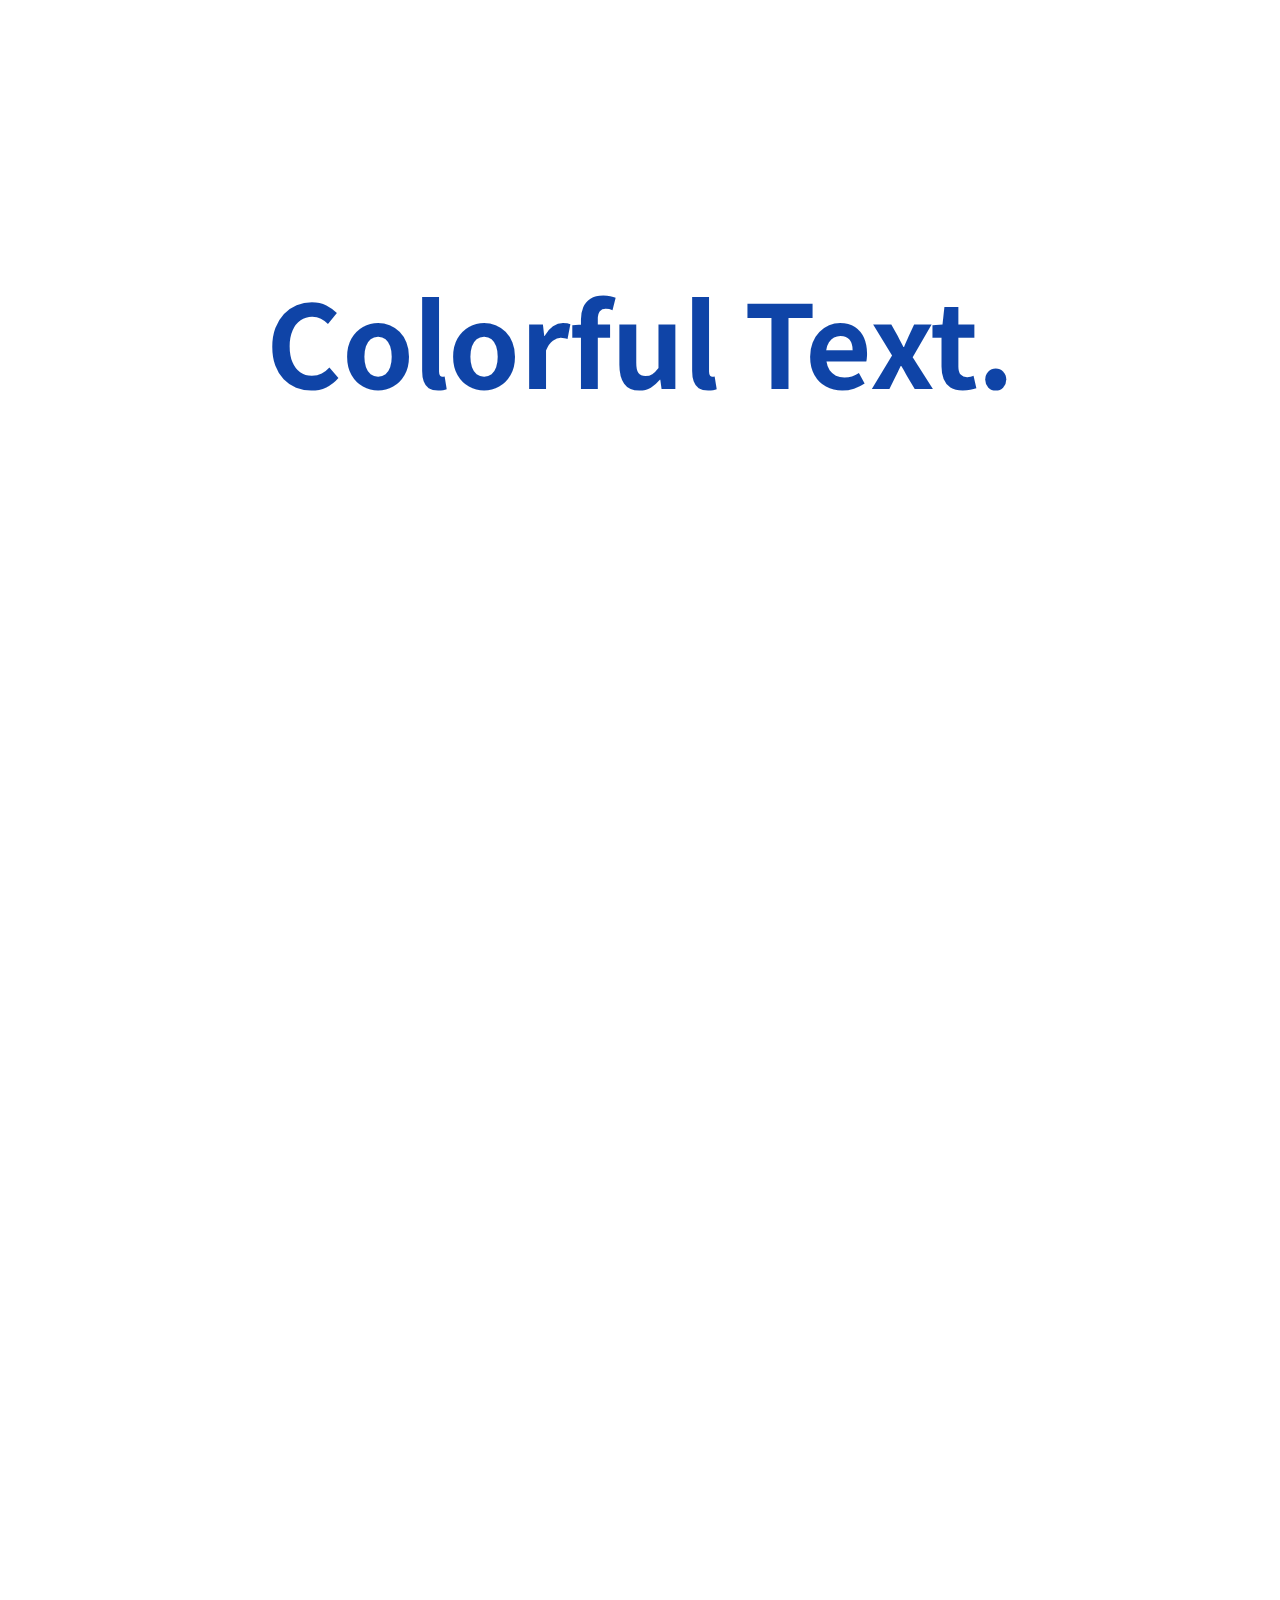
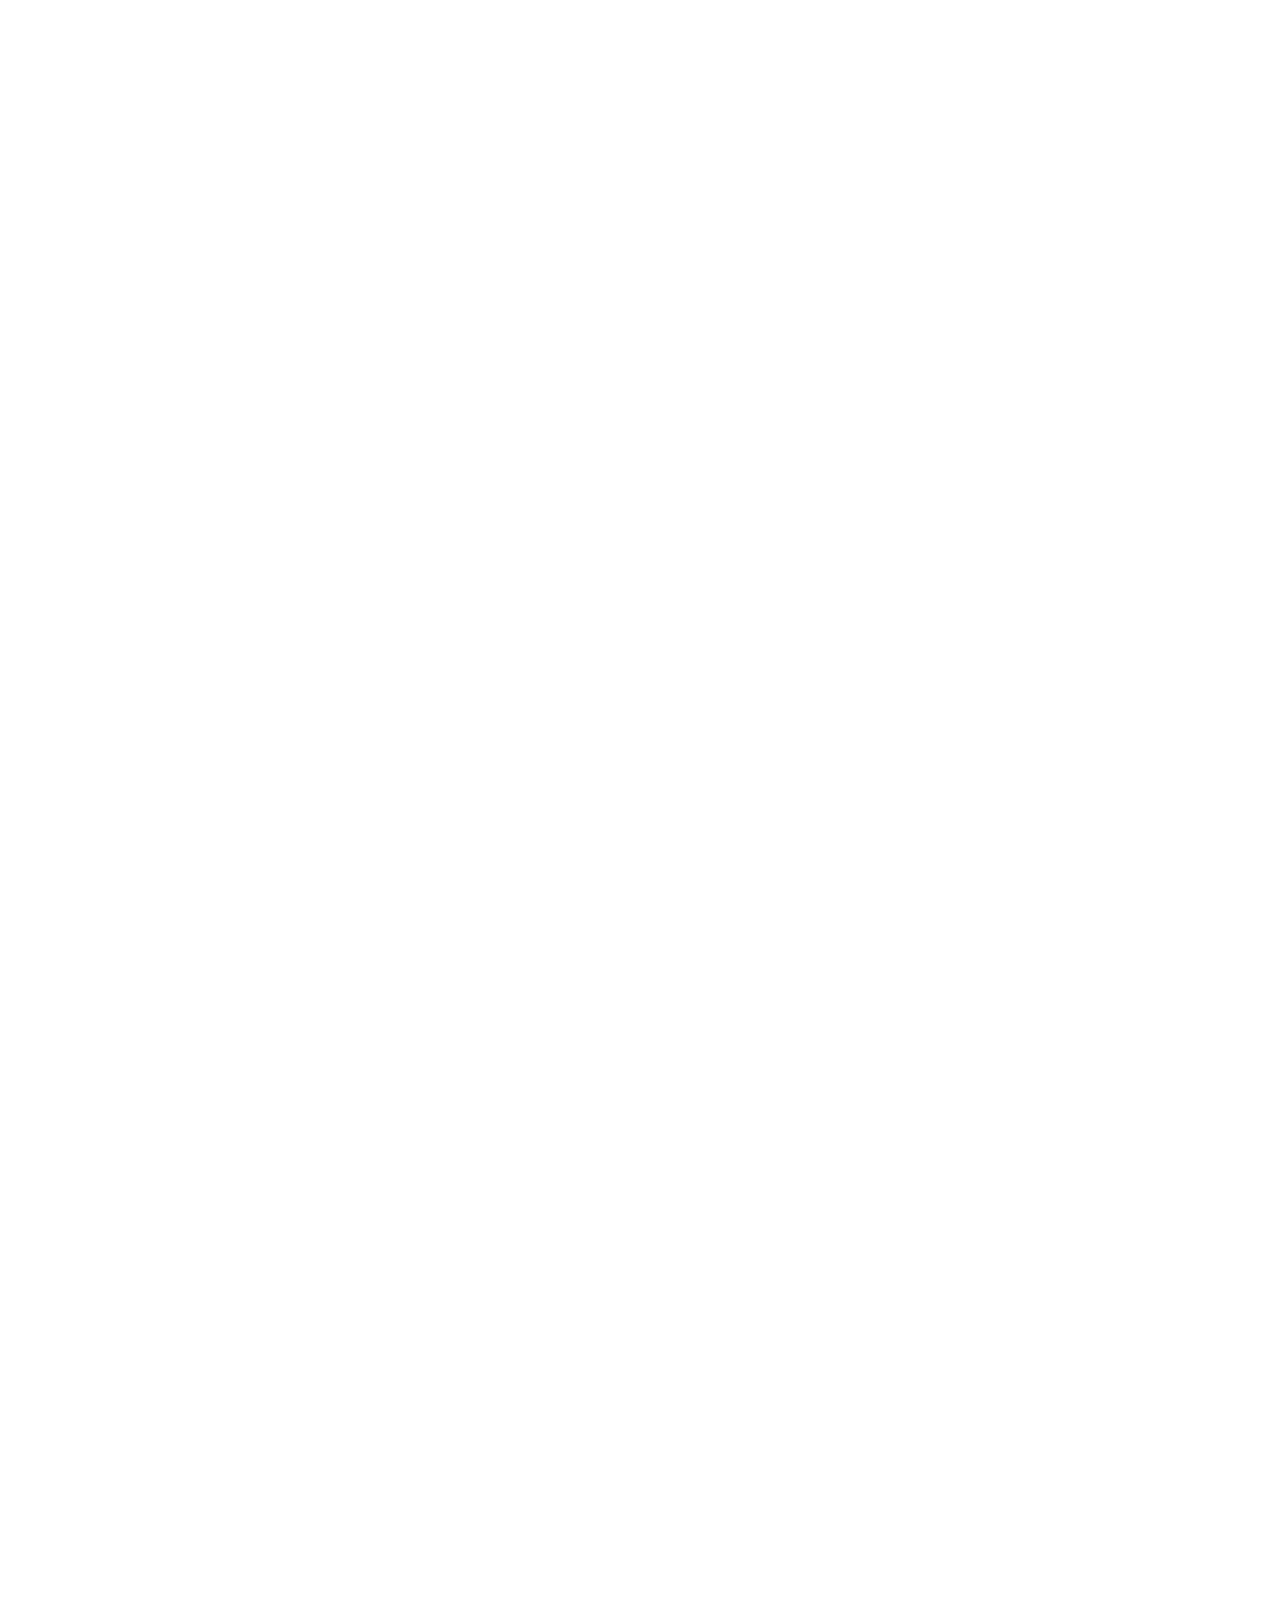
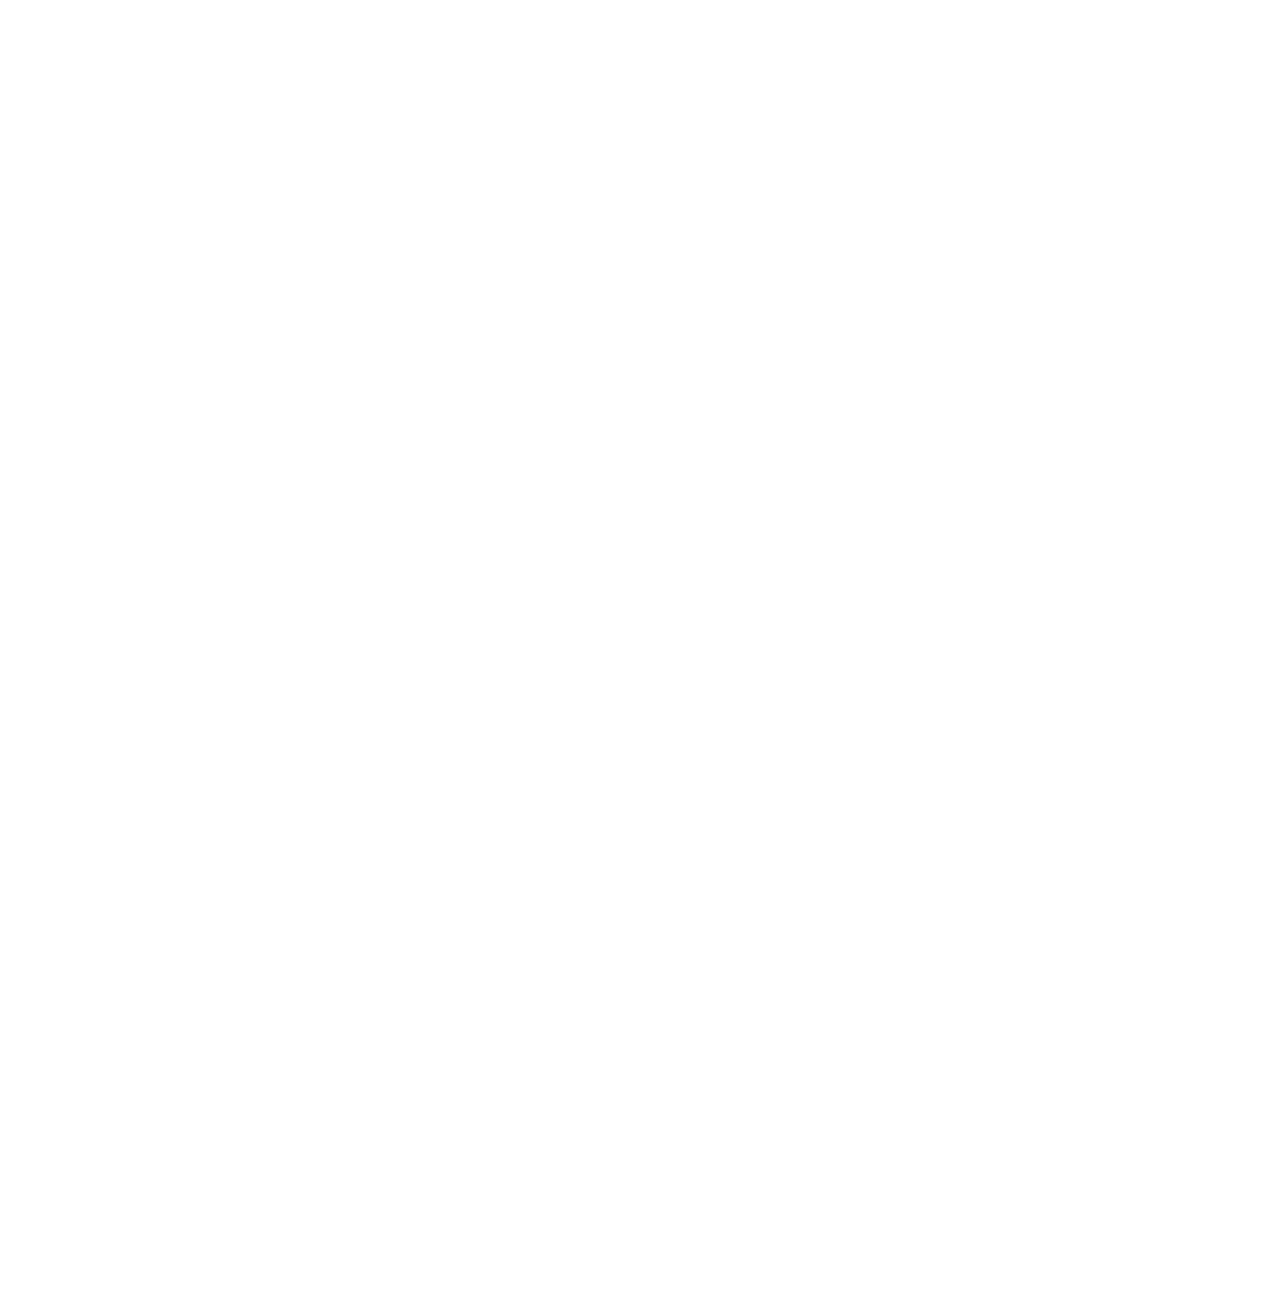
<file: sample4/index.html>
<!DOCTYPE html>
<html lang="en">
<head>
  <meta charset="UTF-8">
  <meta name="viewport" content="width=device-width, initial-scale=1.0">
  <meta http-equiv="X-UA-Compatible" content="ie=edge">
  <title>Sample4</title>
  <link href="https://fonts.googleapis.com/css2?family=Noto+Sans+KR:wght@400;900&display=swap" rel="stylesheet">
  <link rel="stylesheet" href="../@shared/css/default.css">
  <link rel="stylesheet" href="main.css">
</head>
<body>
<div class="container">
  <section class="scene" id="scene">
    <h1 class="colorful-text sticky-elem sticky-message-1">Colorful Text.</h1>
  </section>
</div>

<script src="main.js"></script>
</body>
</html>
</file>
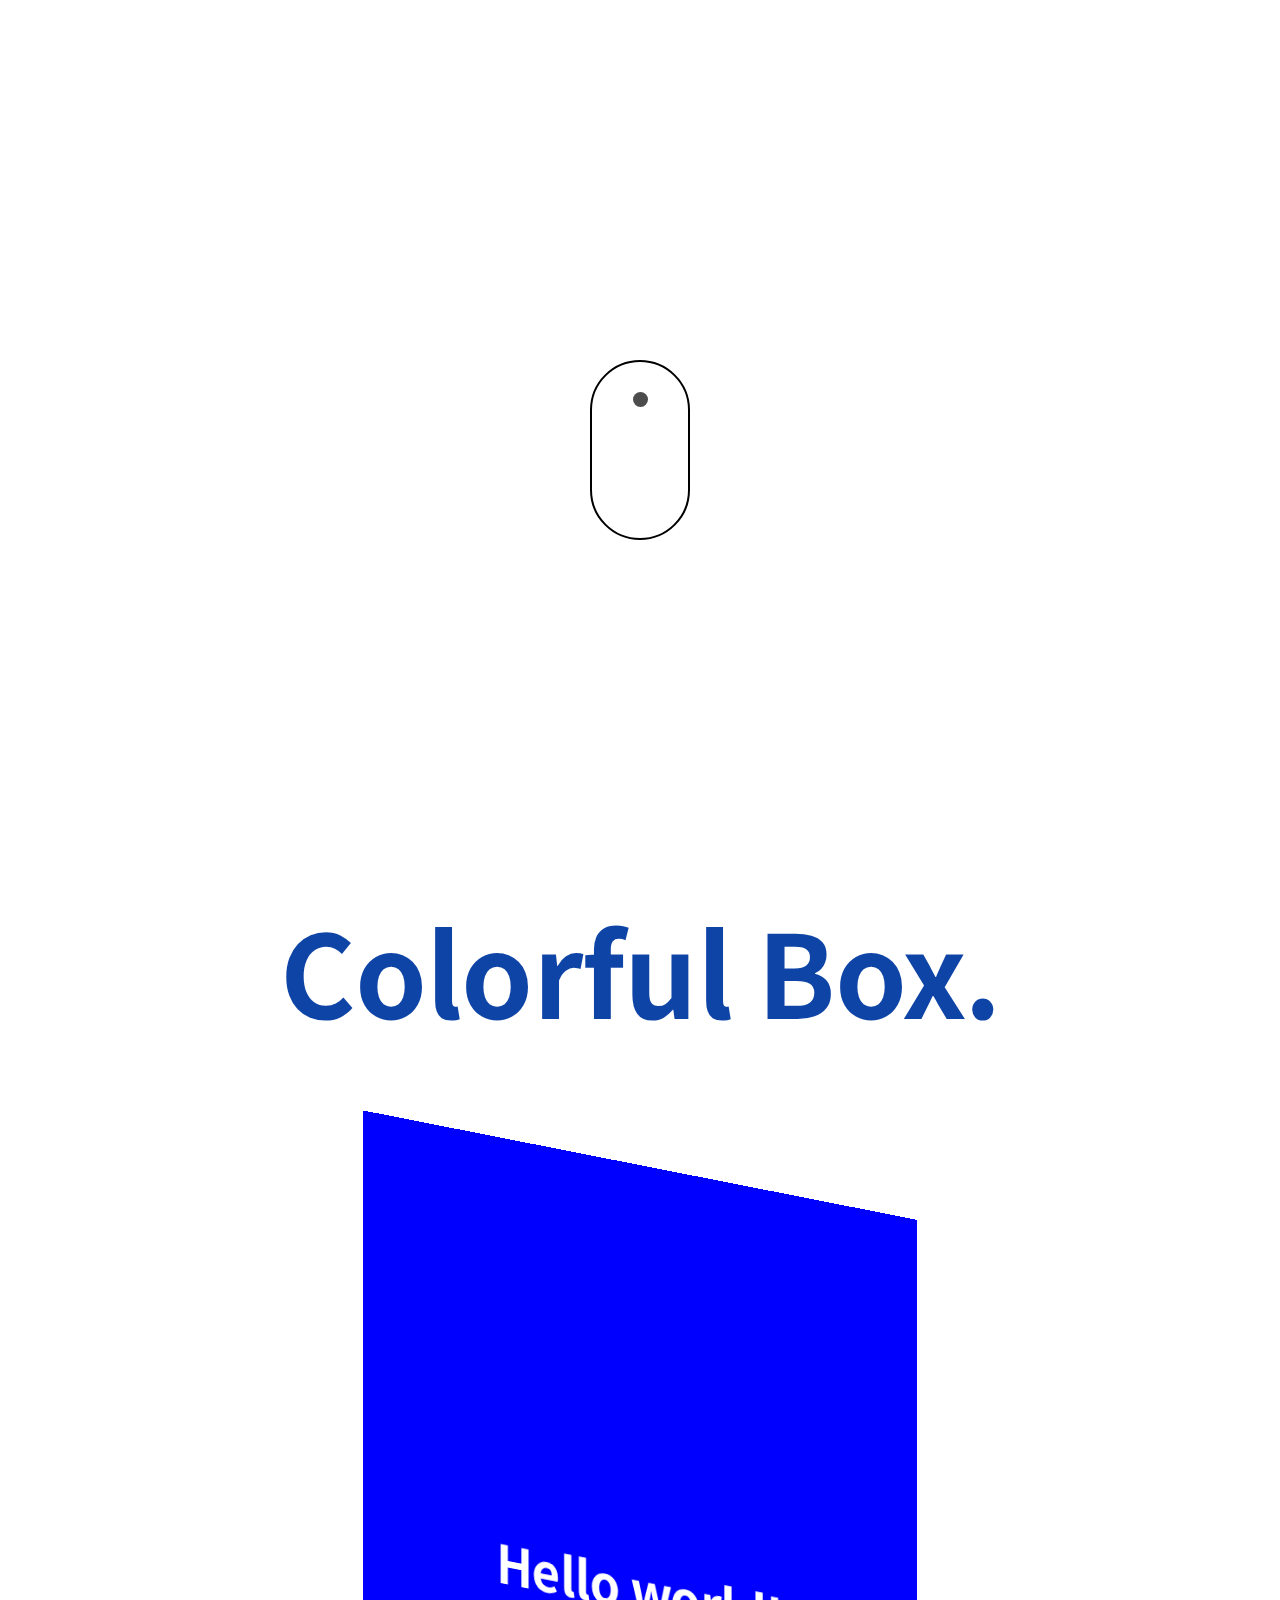
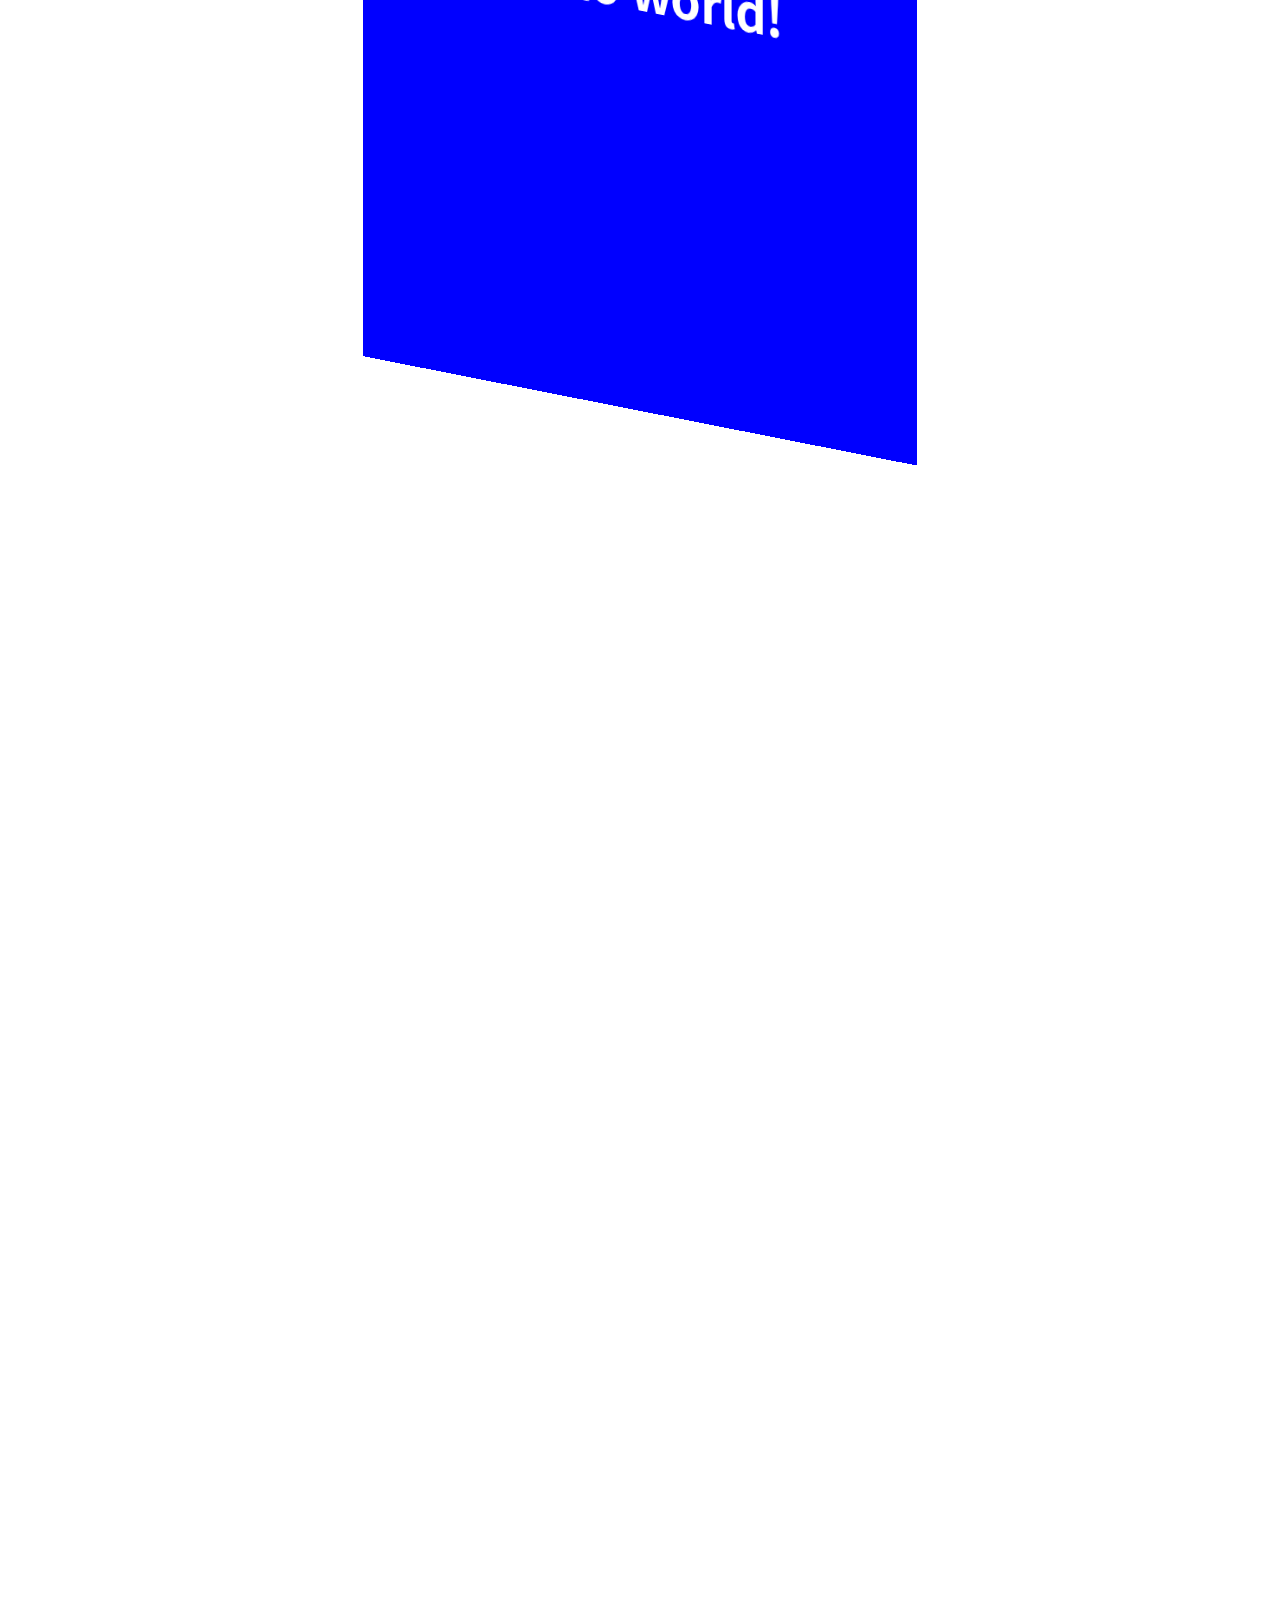
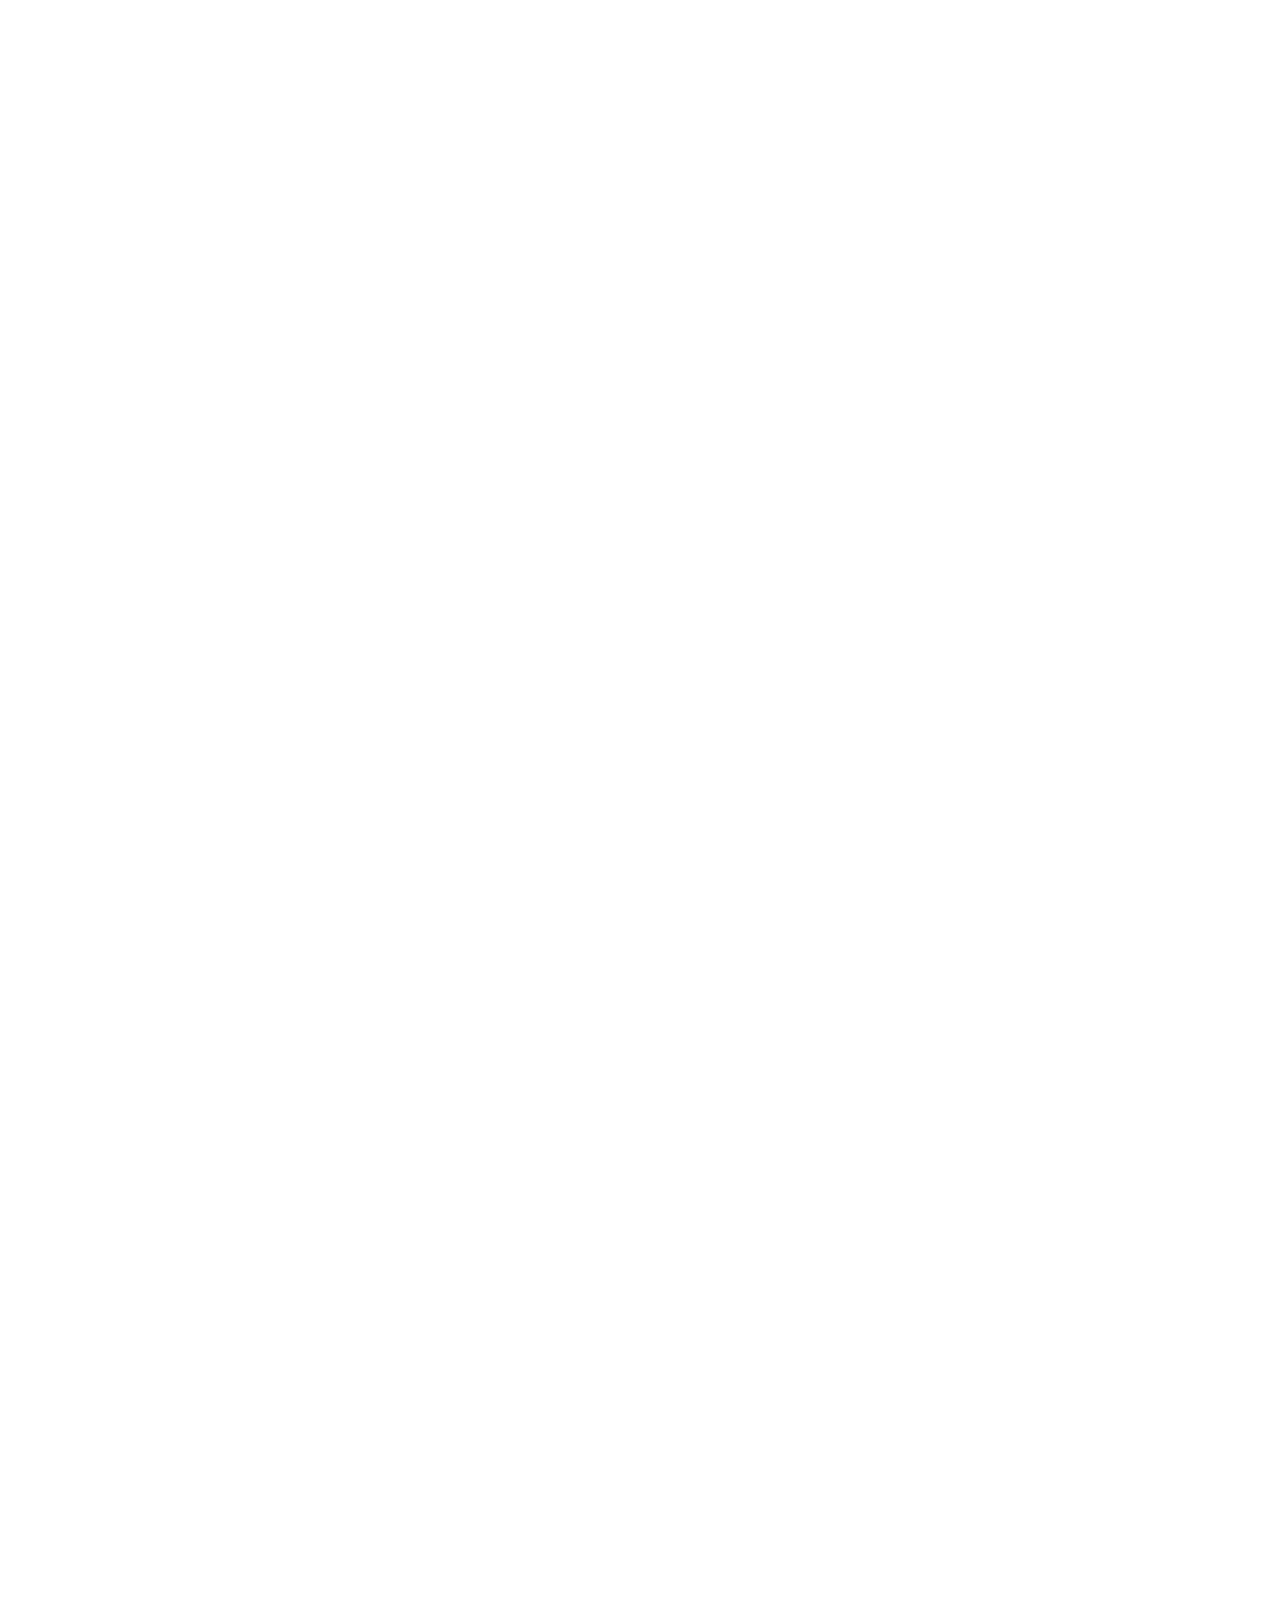
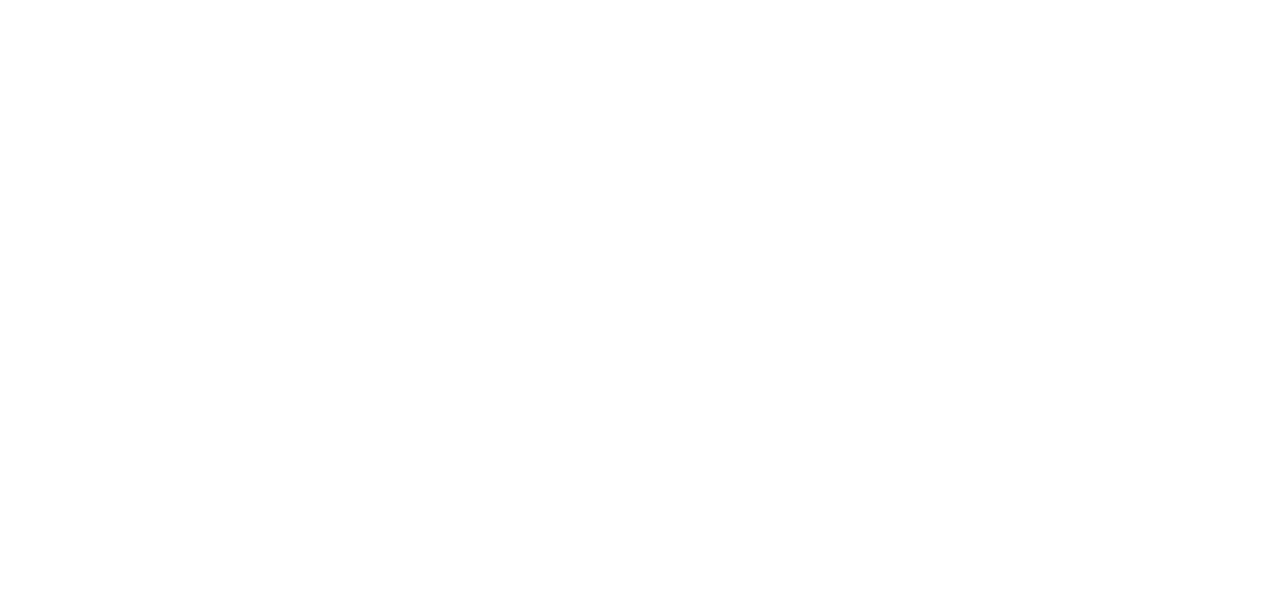
<file: sample5/index.html>
<!DOCTYPE html>
<html lang="en">
<head>
  <meta charset="UTF-8">
  <meta name="viewport" content="width=device-width, initial-scale=1.0">
  <meta http-equiv="X-UA-Compatible" content="ie=edge">
  <title>Sample5</title>
  <link href="https://fonts.googleapis.com/css2?family=Noto+Sans+KR:wght@400;900&display=swap" rel="stylesheet">
  <link rel="stylesheet" href="../@shared/css/default.css">
  <link rel="stylesheet" href="main.css">
</head>
<body>
<div class="container">
  <section class="start-section">
    <div class="mouse">
      <span class="mouse-wheel"></span>
    </div>
  </section>
  <section class="scene" id="scene">
    <h1 class="colorful-text sticky-message-1">Colorful Box.</h1>
    <div class="rect">
      <p>Hello world!</p>
    </div>
  </section>
</div>

<script src="main.js"></script>
</body>
</html>
</file>
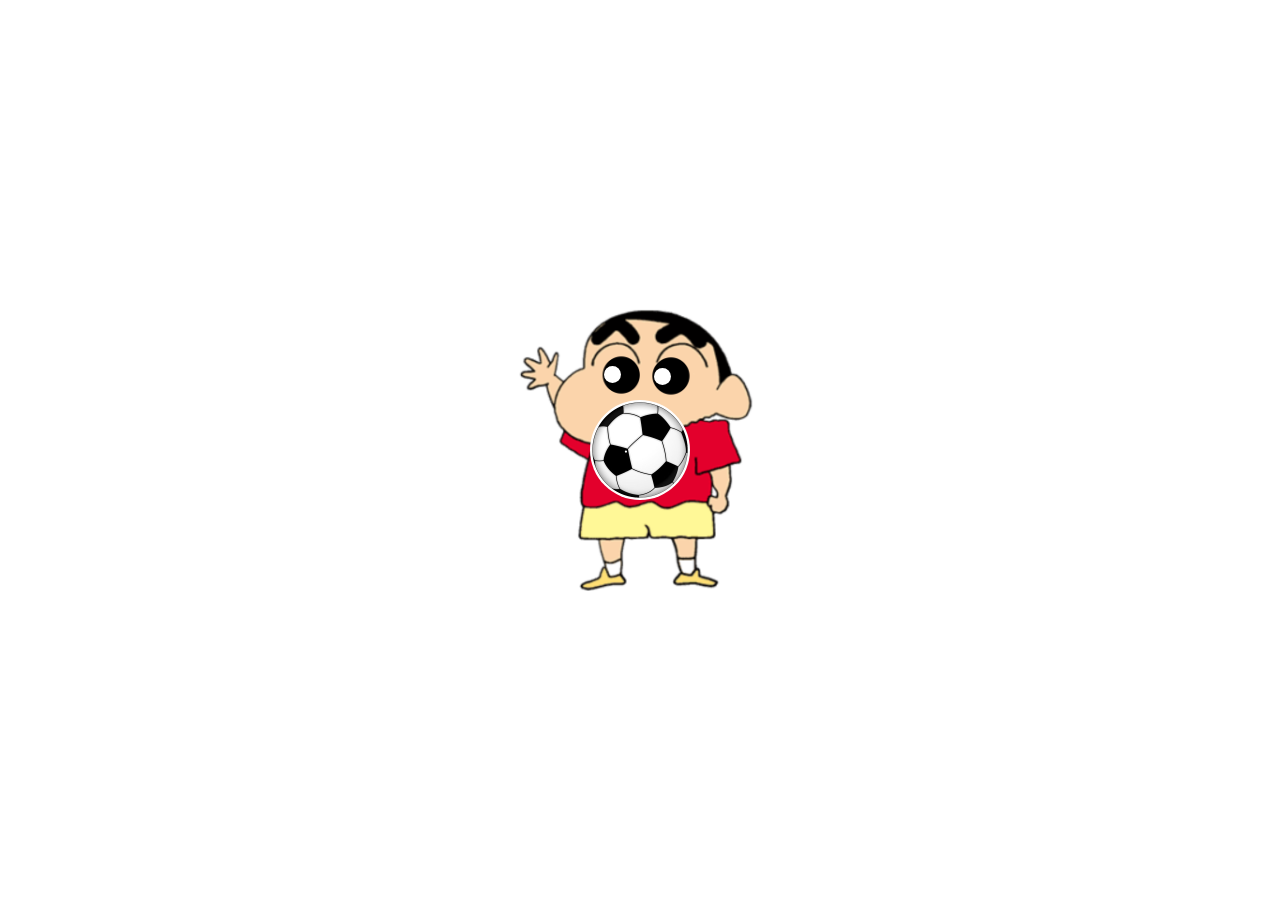
<file: sample6/index.html>
<!DOCTYPE html>
<html lang="en">
<head>
  <meta charset="UTF-8">
  <meta name="viewport" content="width=device-width, initial-scale=1.0">
  <meta http-equiv="X-UA-Compatible" content="ie=edge">
  <title>Sample6</title>
  <link href="https://fonts.googleapis.com/css2?family=Noto+Sans+KR:wght@400;900&display=swap" rel="stylesheet">
  <link rel="stylesheet" href="../@shared/css/default.css">
  <link rel="stylesheet" href="main.css">
</head>
<body>
<div class="container">
  <div class="image-wrapper">
    <img src="images/Crayon.png" alt="Crayon">
    <div class="eye-wrapper left">
      <span class="eye"></span>
    </div>
    <div class="eye-wrapper right">
      <span class="eye"></span>
    </div>
  </div>
  <div class="mouse-cursor">

  </div>
</div>

<script src="main.js"></script>
</body>
</html>
</file>
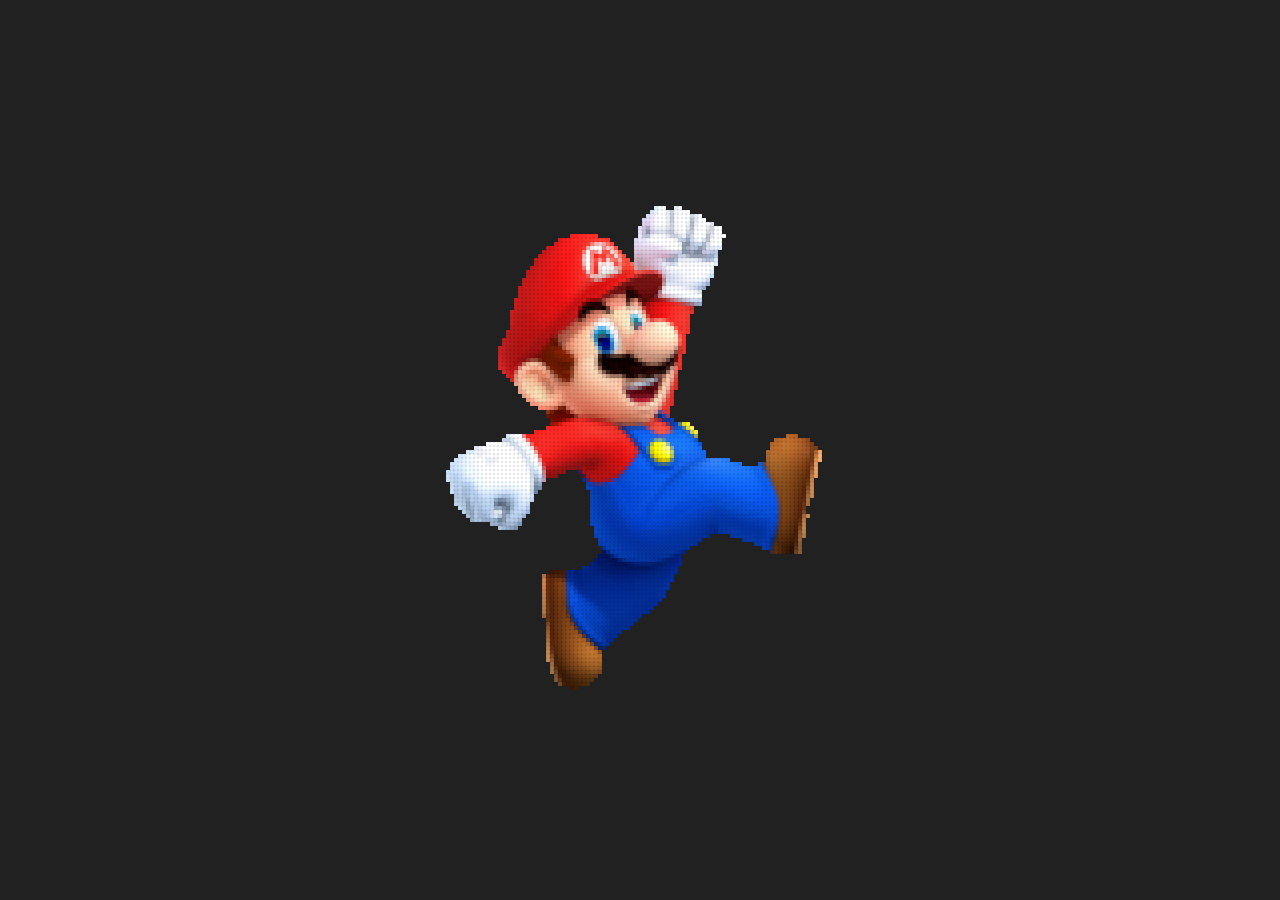
<file: sample9/index.html>
<!DOCTYPE html>
<html lang="en">
<head>
  <meta charset="UTF-8">
  <title>Canvas Image 3</title>
  <link rel="stylesheet" href="main.css">
</head>
<body>
  <canvas id="canvas1"></canvas>
  <script src="image.js"></script>
  <script src="main.js"></script>
</body>
</html>
</file>
<file: sample10/main.css>
body {
  overflow: hidden;
}
#canvas1 {
  position: absolute;
  top: 0;
  left: 0;
  width: 100%;
  height: 100%;
}
</file>
<file: sample11/main.css>
.container {
    width: 900px;
    position: absolute;
    top: 50%;
    left: 50%;
    transform: translate(-50%, -50%);
    display: flex;
    justify-content: space-around;
}

button {
    font-family: Impact;
    position: relative;
    width: 250px;
    height: 80px;
    border-radius: 10px;
    background: none;
    border: none;
    outline: none;
    font-size: 40px;
    color: white;
}
/* 실제 버튼의 텍스트를 왜곡하지 않고 svg 필터 배경만 왜곡하기 위해서 before을 사용.
실제 버튼 뒤에 배경을 만든다 */
button:before {
    /* content는 before와 after의 필수 속성이다. */
    content: '';
    background: black;
    width: 100%;
    height: 100%;
    position: absolute;
    z-index: -1;
    top: 0;
    left: 0;
}
/* 버튼 위에 마우스오버하면 애니메이션이 동작되도록 한다 */
button:hover {
    /* animation name, duration time */
    animation: squish 0.5s;
}
button:hover:before {
    background: linear-gradient(to right, red, green, blue);
    filter: url('#wave');
}
@keyframes squish {
    0% {
        transform: scaleY(1);
    }
    60% {
        transform: scaleY(1.2);
    }
    80% {
        transform: scaleY(0.9);
    }
    100% {
        transform: scaleY(1);
    }
}
</file>
<file: @shared/css/default.css>
@charset "utf-8";

html {
	font-family: 'Apple SD Gothic Neo', Roboto, 'Noto Sans KR', NanumGothic, 'Malgun Gothic', sans-serif;
	line-height: 1.2;
	word-wrap: break-word;
}
body {
	-webkit-font-smoothing: antialiased;
}
html, body, div, span, applet, object, iframe,
h1, h2, h3, h4, h5, h6, p, blockquote, pre,
a, abbr, acronym, address, big, cite, code,
del, dfn, em, img, ins, kbd, q, s, samp,
small, strike, strong, sub, sup, tt, var,
b, u, i, center,
dl, dt, dd, ol, ul, li,
fieldset, form, label, legend,
table, caption, tbody, tfoot, thead, tr, th, td,
article, aside, canvas, details, embed,
figure, figcaption, footer, header, hgroup,
menu, nav, output, ruby, section, summary,
time, mark, audio, video {
	margin: 0;
	padding: 0;
	border: 0;
}
article, aside, details, figcaption, figure, footer, header, hgroup, menu, nav, section {
	display: block;
}
div, span, article, section, header, footer, aside, p, ul, li, fieldset, legend, label, a, nav, form {
	box-sizing: border-box;
}
ol, ul, li {
	list-style: none;
}
table {
	border-collapse: collapse;
	border-spacing: 0;
}
img {
	max-width: 100%;
	height: auto;
	border: 0;
}
button {
	border: 0;
	background: transparent;
	cursor: pointer;
}
</file>
<file: sample13/main.css>
html {
    font-family: 'Noto Sans KR', sans-serif;
    font-size: 14px;
}
body {
    overflow-x: hidden;
    letter-spacing: -0.05em;
    background: white;
    color: black;
}
p {
    line-height: 1.6;
}
.container {
    overflow-x: hidden;
}
.scene {
    position: relative;
    padding-top: 40vh;
}
h1 {
    position: relative;
    z-index: 5;
    font-size: 4rem;
    text-align: center;
}
.sticky-elem {
    display: block;
    position: fixed;
    width: 100%;
}
.sticky-message {
    display: flex;
    align-items: center;
    justify-content: center;
    top: 40vh;
    font-size: 2.5rem;
    opacity: 0;
}
.sticky-message p {
    font-weight: bold;
    line-height: 1.2;
}

.sticky-message-1 {
    background: yellow;
}
.sticky-message-2 {
    background: red;
}
.sticky-message-3 {
    background: blue;
}
.sticky-message-4 {
    background: purple;
}

@media (min-width: 1024px) {
    h1 {
        font-size: 9vw;
    }
    .sticky-message {
        font-size: 4vw;
    }
}
</file>
<file: sample2/main.css>
html {
    font-family: 'Noto Sans KR', sans-serif;
    font-size: 14px;
}
body {
    overflow-x: hidden;
    letter-spacing: -0.05em;
    background: white;
    color: white;
}
p {
    line-height: 1.6;
}
.container {
    overflow-x: hidden;
}
.scene {
    position: relative;
    padding-top: 50vh;
}
.end-section {
    height: 100vh;
    padding-top: 50vh;
    color: rgb(29, 29, 31);
}
h1 {
    position: relative;
    top: -15vh;
    z-index: 5;
    font-size: 4rem;
    text-align: center;
}
.sticky-elem {
    display: block;
    position: fixed;
    left: 0;
    width: 100%;
}
.sticky-message {
    display: flex;
    align-items: center;
    justify-content: center;
    top: 35vh;
    margin: 5px 0;
    height: 3em;
    font-size: 2.5rem;
    opacity: 0;
}
.sticky-message p {
    font-weight: bold;
    text-align: center;
    line-height: 1.2;
}
.sticky-elem-canvas {
    top: 0;
    height: 100%;
}
.sticky-elem-canvas canvas {
    position: absolute;
    top: 50%;
    left: 50%;
}
.sticky-pin-message {
    opacity: 0;
    width: 50%;
    font-weight: bold;
}
.pin {
    width: 1px;
    height: 100px;
    background: white;
}
.sticky-pin-message.sticky-message-1 {
    top: 10%;
    left: 30%;
}
.sticky-pin-message.sticky-message-2 {
    top: 20%;
    left: 45%;
}

@media (min-width: 1024px) {
    h1 {
        font-size: 9vw;
    }
    .sticky-message {
        font-size: 4vw;
    }
    .sticky-pin-message {
        width: 20%;
    }
    .sticky-pin-message.sticky-message-1 {
        top: 30%;
        left: 43%;
    }
    .sticky-pin-message.sticky-message-2 {
        left: 55%;
    }
}
</file>
<file: sample3/main.css>
html {
    font-family: 'Noto Sans KR', sans-serif;
    font-size: 14px;
}
body {
    overflow-x: hidden;
    letter-spacing: -0.05em;
    background: white;
    color: rgb(29, 29, 31);
}
p {
    line-height: 1.6;
}
.container {
    overflow-x: hidden;
}
.scene {
    position: relative;
    padding-top: 50vh;
    display: flex;
    flex-direction: column;
    align-items: center;
}
.end-section {
    height: 100vh;
    padding-top: 50vh;
    color: rgb(29, 29, 31);
}
.title-message {
    margin: 0 auto;
    padding: 0 1rem;
    font-size: 2rem;
    color: #888;
    /*padding-bottom: 300px;*/
}
.title-message strong {
    color: rgb(29, 29, 31);
}
.canvas-caption {
    max-width: 1000px;
    margin: 0 auto;
    padding: 0 1rem;
    font-size: 1.2rem;
    color: #888;
}
h1 {
    position: relative;
    top: -15vh;
    z-index: 5;
    font-size: 4rem;
    text-align: center;
}
.image-blend-canvas.sticky {
    position: fixed;
    top: 0;
}
@media (min-width: 1024px) {
    h1 {
        font-size: 9vw;
    }
    .title-message {
        /*padding: 0;*/
        font-size: 4vw;
    }
    .canvas-caption {
        padding: 0;
        font-size: 2rem;
    }
}
</file>
<file: sample4/main.css>
html {
    font-family: 'Noto Sans KR', sans-serif;
    font-size: 14px;
}
body {
    overflow-x: hidden;
    letter-spacing: -0.05em;
    background: white;
    color: rgb(29, 29, 31);
}
p {
    line-height: 1.6;
}
.container {
    overflow-x: hidden;
}
.scene {
    position: relative;
    padding-top: 50vh;
    display: flex;
    flex-direction: column;
    align-items: center;
}
h1 {
    position: relative;
    top: -15vh;
    z-index: 5;
    font-size: 4rem;
    text-align: center;
}
.sticky-elem {
    display: block;
    position: fixed;
    left: 0;
    width: 100%;
    top: 30vh;
}
.colorful-text {
    background: linear-gradient(150deg, rgb(15, 68, 167) 100%, rgb(217, 90, 90) 200%, rgb(76, 167, 84) 300%);
    -webkit-text-fill-color: transparent;
    -webkit-background-clip: text;
}

@media (min-width: 1024px) {
    h1 {
        font-size: 9vw;
    }
}
</file>
<file: sample5/main.css>
html {
    font-family: 'Noto Sans KR', sans-serif;
    font-size: 14px;
}
body {
    overflow-x: hidden;
    letter-spacing: -0.05em;
    background: white;
    color: rgb(29, 29, 31);
}
p {
    line-height: 1.6;
}
.container {
    overflow-x: hidden;
}
.scene {
    position: relative;
    display: flex;
    flex-direction: column;
    align-items: center;
}
h1 {
    position: relative;
    z-index: 5;
    font-size: 4rem;
    text-align: center;
}
.sticky-elem {
    display: block;
    position: fixed;
    left: 0;
    width: 100%;
}
.colorful-text {
    background: linear-gradient(150deg, rgb(15, 68, 167) 100%, rgb(217, 90, 90) 200%, rgb(76, 167, 84) 300%);
    -webkit-text-fill-color: transparent;
    -webkit-background-clip: text;
}
.start-section {
    height: 100vh;
    color: rgb(29, 29, 31);
    display: flex;
    align-items: center;
    justify-content: center;
}
.mouse {
    width: 100px;
    height: 180px;
    border: 2px solid black;
    border-radius: 50px;
    display: flex;
    justify-content: center;
    padding: 30px 0;
}
.mouse-wheel {
    display: inline-block;
    width: 15px;
    height: 15px;
    border-radius: 50%;
    background: black;
    opacity: 0.7;
    animation: fadein 3s linear infinite;
}

@keyframes fadein {
    0% {
        opacity: 1;
        transform: translateY(0px);
    }
    50% {
        opacity: 0;
        transform: translateY(50px);
    }
    100% {
        opacity: 1;
        transform: translateY(0px);
    }
}

.rect {
    width: 50%;
    height: 100vh;
    background: blue;
    transform: rotateX(20deg) rotateY(30deg) rotateZ(0deg);
    margin-top: 100px;
    display: flex;
    align-items: center;
    justify-content: center;
}

.rect p {
    color: #ffffff;
    font-size: 4rem;
    font-weight: bold;
}

@media (min-width: 1024px) {
    h1 {
        font-size: 9vw;
    }
}
</file>
<file: sample6/main.css>
body {
    overflow: hidden;
}

.container {
    height: 100vh;
    display: flex;
    justify-content: center;
    align-items: center;
}

.image-wrapper {
    position: relative;
    width: 300px;
    height: 300px;
}

.image-wrapper img {
    width: 100%;
}

.eye-wrapper {
    position: absolute;
    width: 34px;
    height: 17px;
}

.eye-wrapper.left {
    left: 114px;
    top: 66px;
}

.eye-wrapper.right {
    left: 164px;
    top: 68px;
}

.eye {
    position: absolute;
    display: inline-block;
    border-radius: 50%;
    width: 17px;
    height: 17px;
    background: white;
    left: 0;
    top: 0;
}

.mouse-cursor {
    position: absolute;
    width: 100px;
    height: 100px;
    border-radius: 50%;
    background-image: url('images/ball.jpg');
    background-size: cover;
}
</file>
<file: sample9/main.css>
#canvas1 {
  position: absolute;
  top: 0;
  left: 0;
  width: 100%;
  height: 100%;
}
</file>
